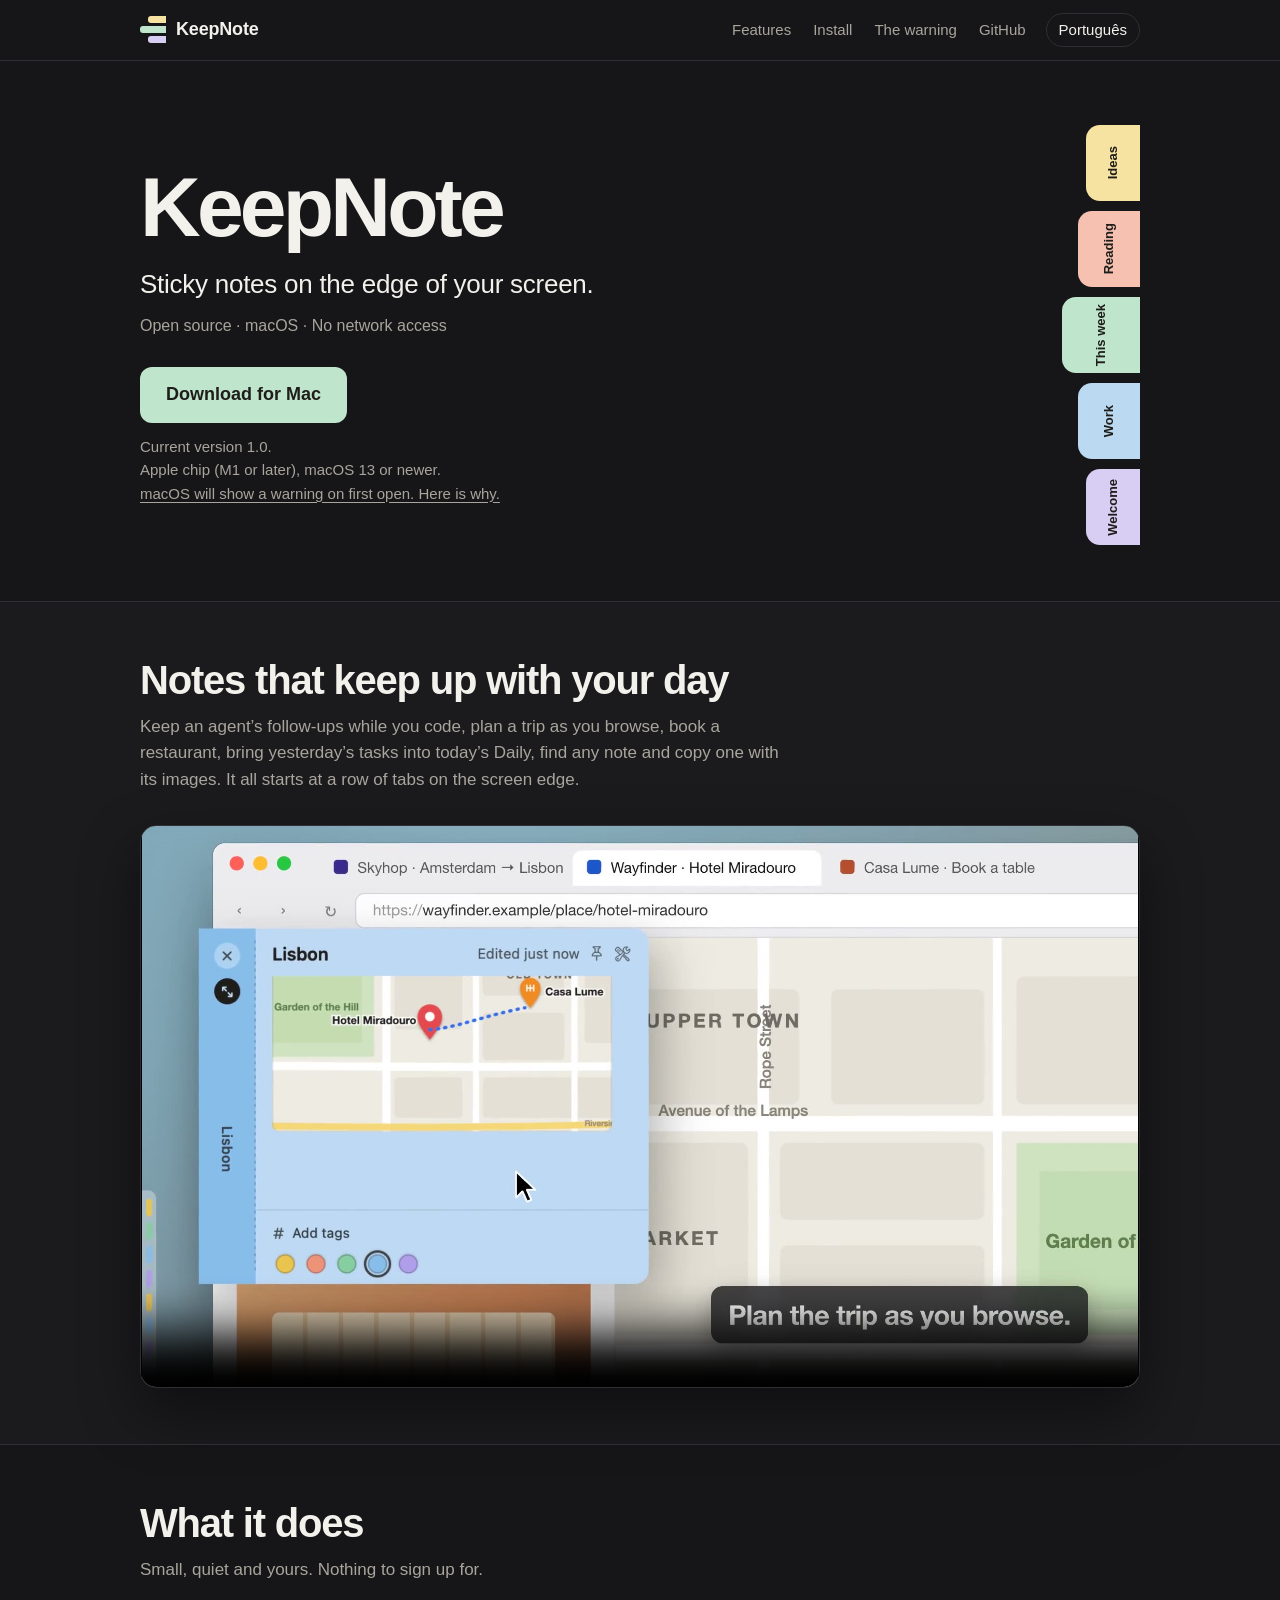
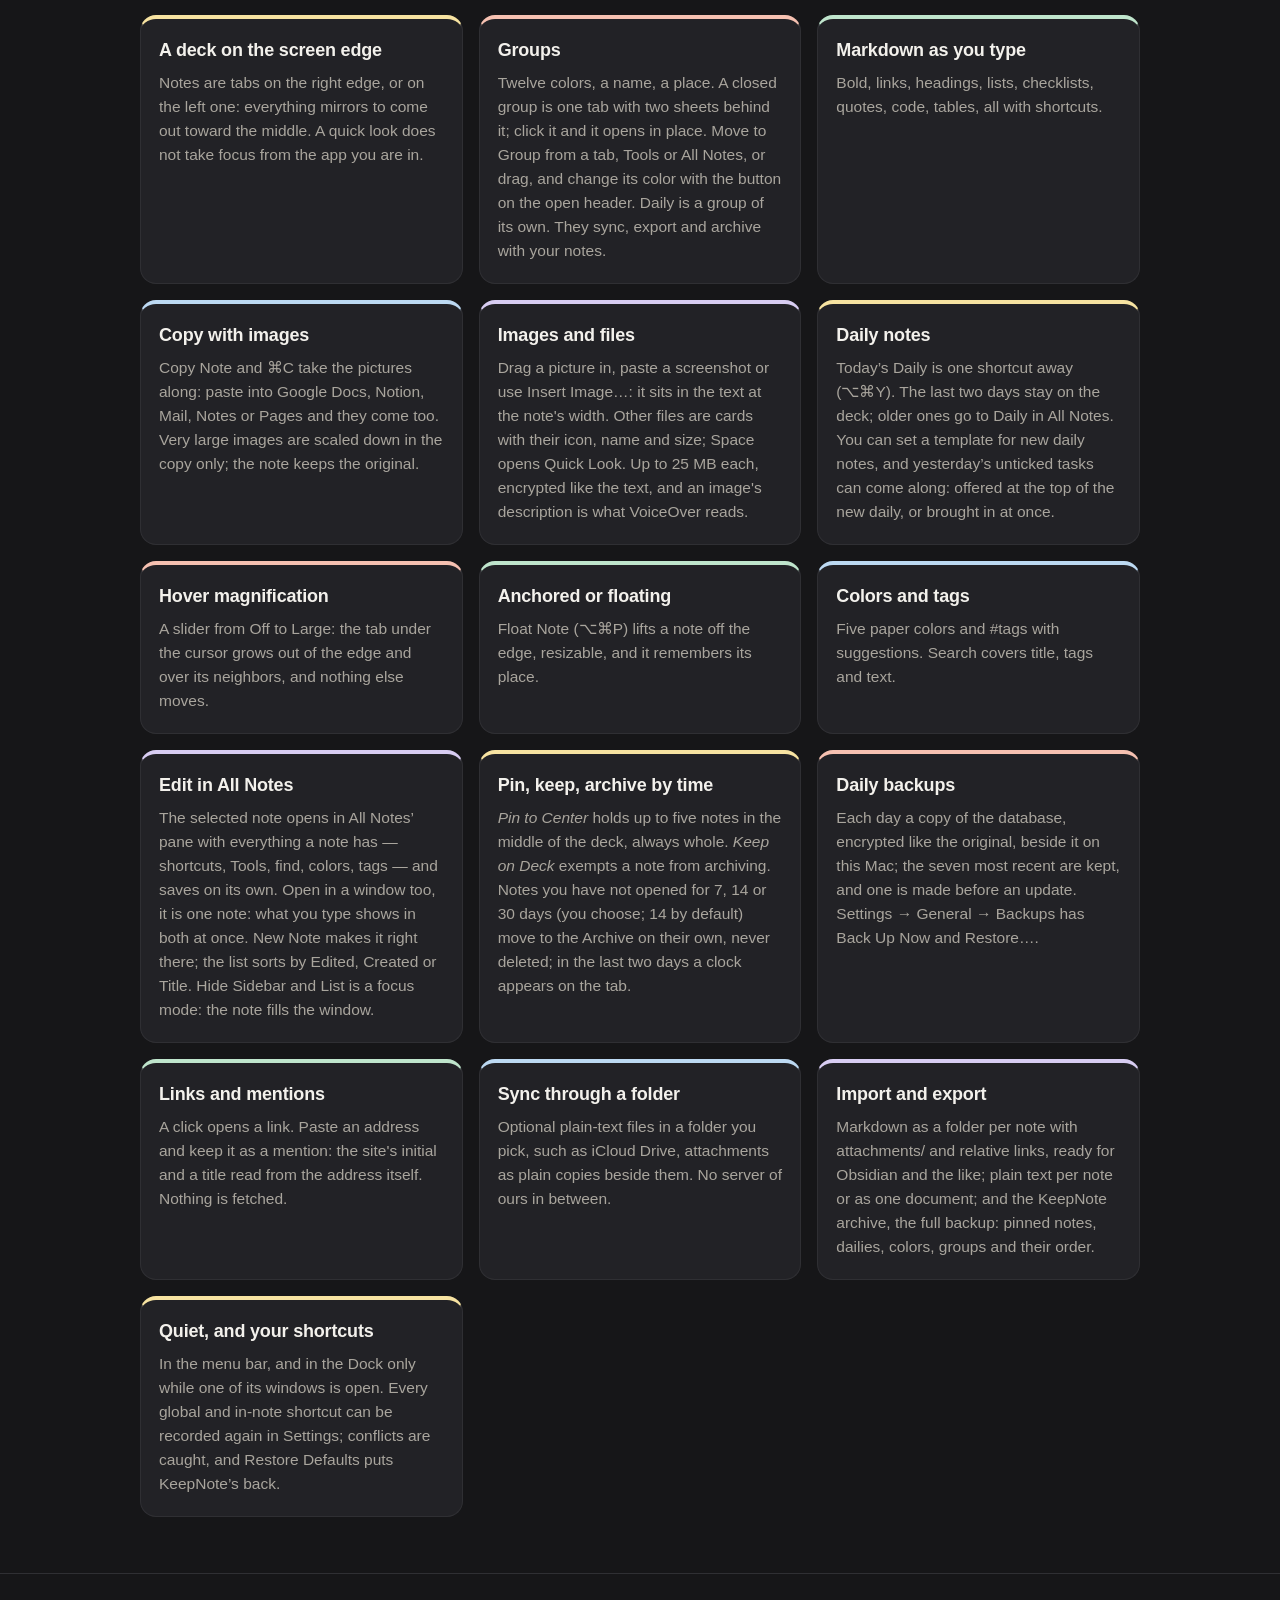
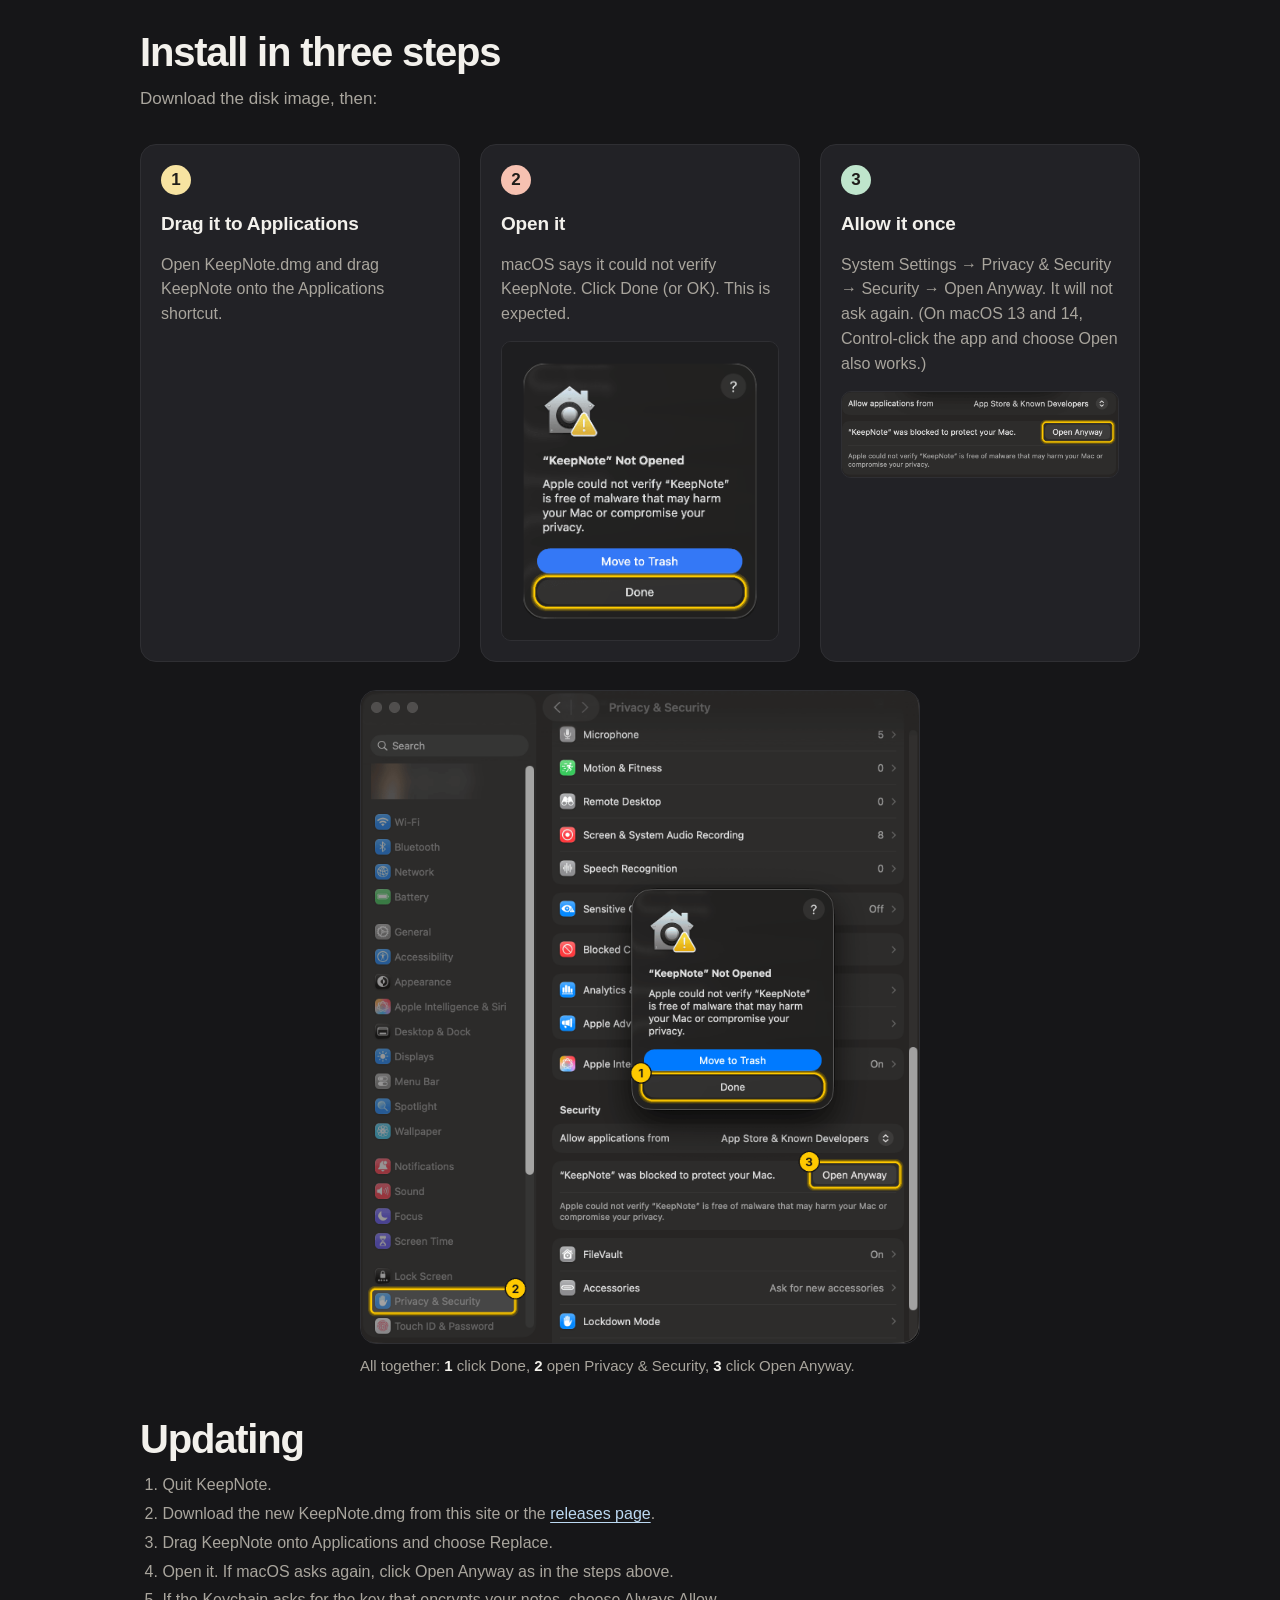
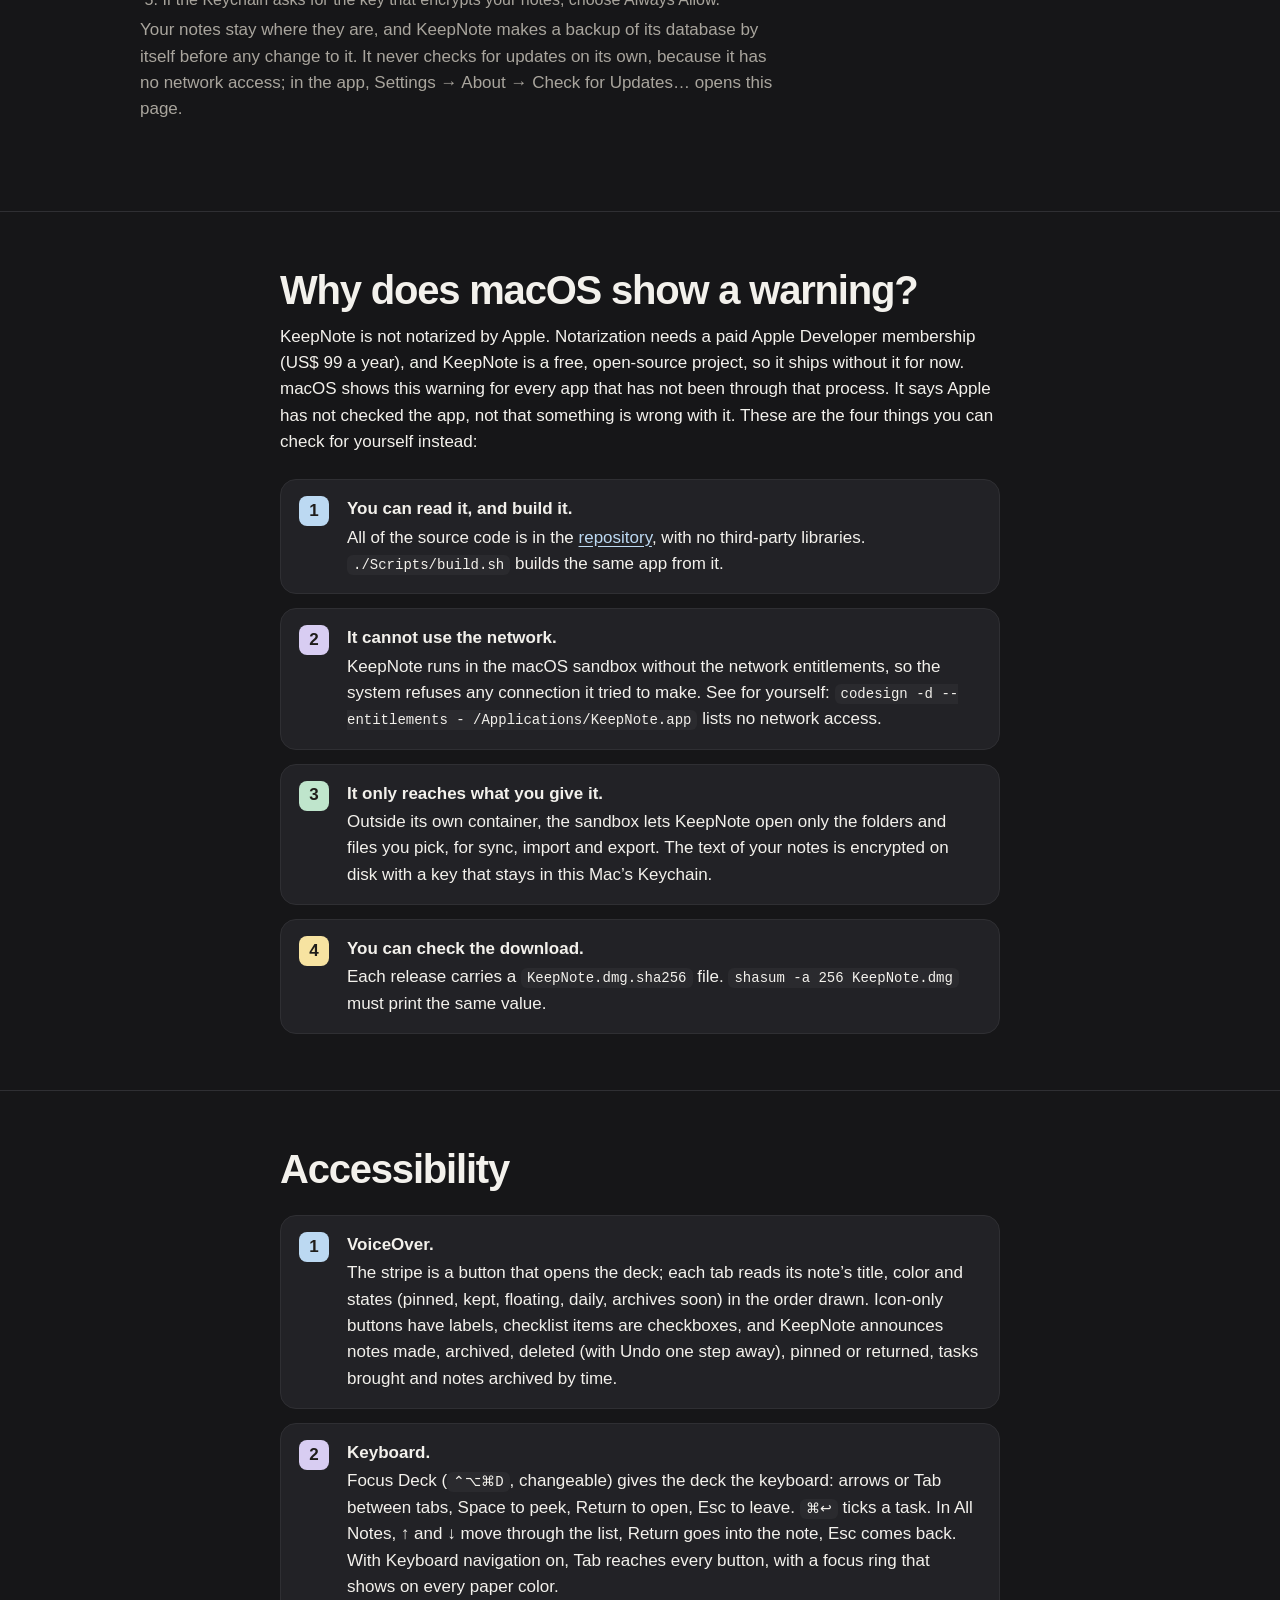
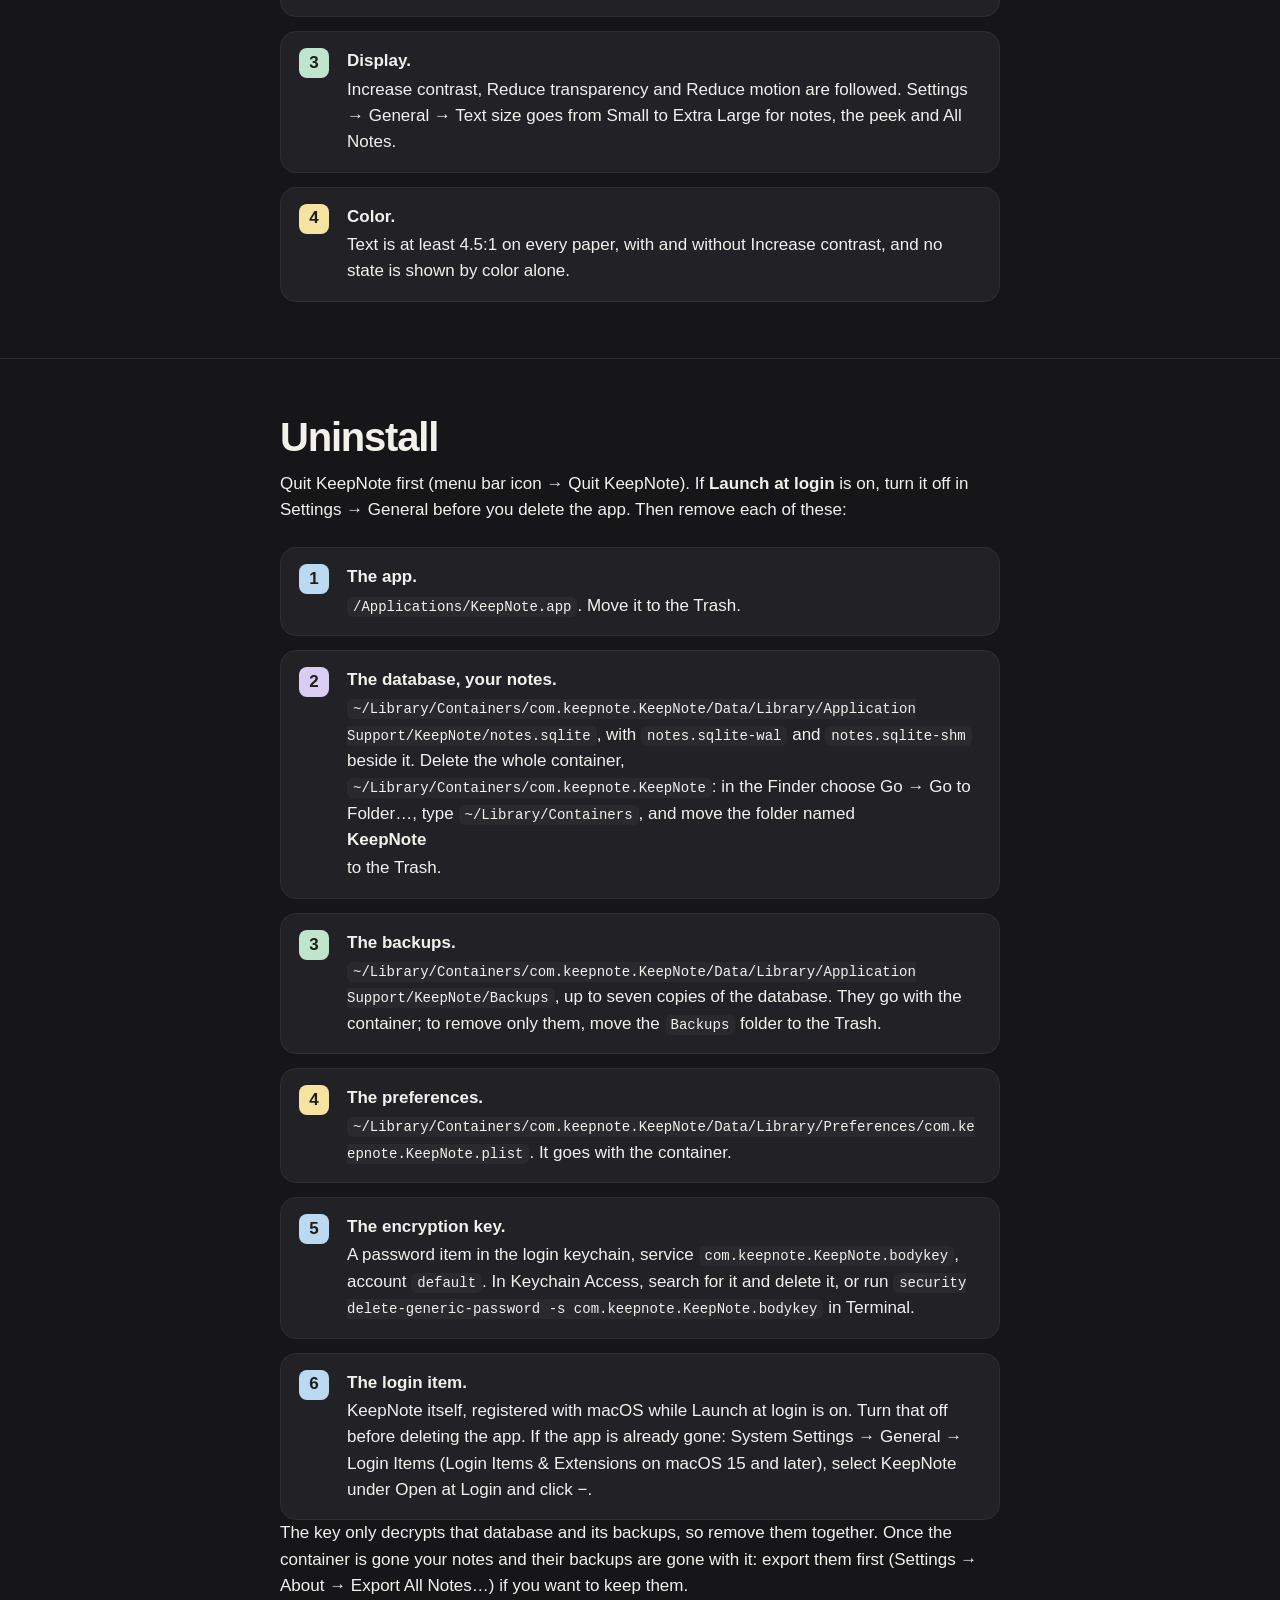
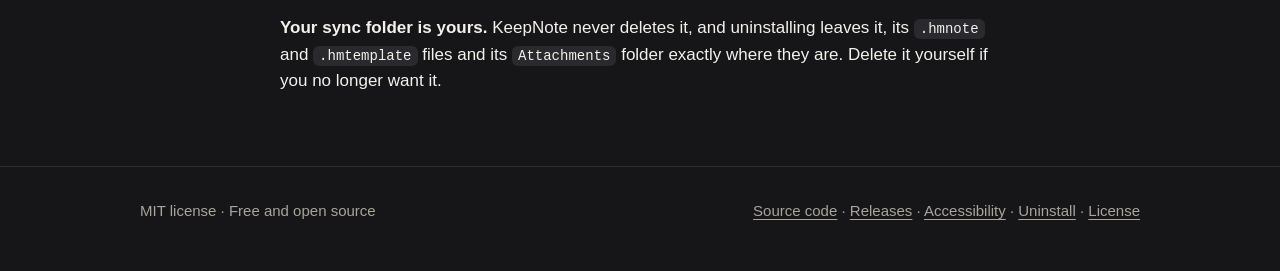
<file: docs/index.html>
<!doctype html>
<html lang="en">
<head>
<meta charset="utf-8">
<meta name="viewport" content="width=device-width, initial-scale=1">
<title>KeepNote — sticky notes on the edge of your screen</title>
<meta name="description" content="Free, open-source sticky notes for macOS. A row of colored tabs on the screen edge, markdown as you type, and no network access.">
<link rel="canonical" href="https://colletpedro.github.io/keepnote/">
<link rel="alternate" hreflang="en" href="https://colletpedro.github.io/keepnote/">
<link rel="alternate" hreflang="pt-BR" href="https://colletpedro.github.io/keepnote/pt-br/">
<meta name="theme-color" content="#161618">

<meta property="og:type" content="website">
<meta property="og:site_name" content="KeepNote">
<meta property="og:title" content="KeepNote — sticky notes on the edge of your screen">
<meta property="og:description" content="Free, open-source sticky notes for macOS. A row of colored tabs on the screen edge, markdown as you type, and no network access.">
<meta property="og:url" content="https://colletpedro.github.io/keepnote/">
<meta property="og:image" content="https://colletpedro.github.io/keepnote/cover.png">
<meta property="og:image:width" content="2560">
<meta property="og:image:height" content="1280">
<meta property="og:image:alt" content="KeepNote: sticky notes on the edge of your screen">
<meta property="og:locale" content="en_US">
<meta name="twitter:card" content="summary_large_image">
<meta name="twitter:title" content="KeepNote — sticky notes on the edge of your screen">
<meta name="twitter:description" content="Free, open-source sticky notes for macOS. A row of colored tabs on the screen edge, markdown as you type, and no network access.">
<meta name="twitter:image" content="https://colletpedro.github.io/keepnote/cover.png">

<link rel="icon" href="favicon.ico" sizes="16x16 32x32 48x48">
<link rel="icon" type="image/png" sizes="32x32" href="favicon-32.png">
<link rel="apple-touch-icon" href="apple-touch-icon.png">
<link rel="stylesheet" href="site.css">
<script>
/* The page's language. A choice made with the Português / English link is kept
   in this browser (localStorage, nothing is sent anywhere) and wins on later
   visits; without one, a browser whose first language is Portuguese is sent to /pt-br/. */
(function () {
  var key = 'keepnote-lang';
  try {
    var chosen = localStorage.getItem(key);
    var browser = (navigator.languages && navigator.languages[0]) || navigator.language || '';
    if (chosen === 'pt-BR' || (!chosen && /^pt(-|$)/i.test(browser))) location.replace('pt-br/' + location.hash);
    document.addEventListener('click', function (event) {
      var link = event.target.closest && event.target.closest('a.lang');
      if (link) localStorage.setItem(key, link.getAttribute('hreflang'));
    });
  } catch (e) { /* storage blocked: the page simply stays as it is */ }
})();
</script>
</head>
<body>
<a class="skip" href="#main">Skip to content</a>

<header class="site">
  <div class="wrap">
    <a class="brand" href="#top"><span class="mark" aria-hidden="true"><i></i><i></i><i></i></span>KeepNote</a>
    <nav class="site" aria-label="Main">
      <a href="#features">Features</a>
      <a href="#install">Install</a>
      <a href="#warning">The warning</a>
      <a href="https://github.com/colletpedro/keepnote">GitHub</a>
      <a class="lang" href="pt-br/index.html" hreflang="pt-BR" lang="pt-BR">Português</a>
    </nav>
  </div>
</header>

<main id="main">
<div class="hero" id="top">
  <div class="wrap">
    <div>
      <h1>KeepNote</h1>
      <p class="lead">Sticky notes on the edge of your screen.</p>
      <p class="facts">Open source · macOS · No network access</p>
      <div class="cta">
        <a class="btn" href="https://github.com/colletpedro/keepnote/releases/latest/download/KeepNote.dmg">Download for Mac</a>
        <small><span id="version-line" hidden>Current version <span id="version"></span>.<br></span>Apple chip (M1 or later), macOS 13 or newer.<br><a href="#warning">macOS will show a warning on first open. Here is why.</a></small>
      </div>
    </div>
    <ul class="deck" aria-hidden="true">
      <li><span>Ideas</span></li>
      <li><span>Reading</span></li>
      <li><span>This week</span></li>
      <li><span>Work</span></li>
      <li><span>Welcome</span></li>
    </ul>
  </div>
</div>



<section id="see" class="video">
  <div class="wrap">
    <h2>Notes that keep up with your day</h2>
    <p class="sub" id="video-desc">Keep an agent’s follow-ups while you code, plan a trip as you browse, book a restaurant, bring yesterday’s tasks into today’s Daily, find any note and copy one with its images. It all starts at a row of tabs on the screen edge.</p>
    <video class="player" src="media/keepnote.mp4" poster="media/keepnote-poster.jpg" width="1280" height="720" muted loop playsinline controls preload="metadata" aria-label="KeepNote demo: taking notes while coding, planning a trip, booking a restaurant, the Daily with yesterday’s tasks, searching notes, and copying a note with its images" aria-describedby="video-desc"></video>
  </div>
</section>

<section id="features">
  <div class="wrap">
    <h2>What it does</h2>
    <p class="sub">Small, quiet and yours. Nothing to sign up for.</p>
    <ul class="features">
      <li><h3>A deck on the screen edge</h3><p>Notes are tabs on the right edge, or on the left one: everything mirrors to come out toward the middle. A quick look does not take focus from the app you are in.</p></li>
      <li><h3>Groups</h3><p>Twelve colors, a name, a place. A closed group is one tab with two sheets behind it; click it and it opens in place. Move to Group from a tab, Tools or All Notes, or drag, and change its color with the button on the open header. Daily is a group of its own. They sync, export and archive with your notes.</p></li>
      <li><h3>Markdown as you type</h3><p>Bold, links, headings, lists, checklists, quotes, code, tables, all with shortcuts.</p></li>
      <li><h3>Copy with images</h3><p>Copy Note and ⌘C take the pictures along: paste into Google Docs, Notion, Mail, Notes or Pages and they come too. Very large images are scaled down in the copy only; the note keeps the original.</p></li>
      <li><h3>Images and files</h3><p>Drag a picture in, paste a screenshot or use Insert Image…: it sits in the text at the note's width. Other files are cards with their icon, name and size; Space opens Quick Look. Up to 25 MB each, encrypted like the text, and an image's description is what VoiceOver reads.</p></li>
      <li><h3>Daily notes</h3><p>Today’s Daily is one shortcut away (⌥⌘Y). The last two days stay on the deck; older ones go to Daily in All Notes. You can set a template for new daily notes, and yesterday’s unticked tasks can come along: offered at the top of the new daily, or brought in at once.</p></li>
      <li><h3>Hover magnification</h3><p>A slider from Off to Large: the tab under the cursor grows out of the edge and over its neighbors, and nothing else moves.</p></li>
      <li><h3>Anchored or floating</h3><p>Float Note (⌥⌘P) lifts a note off the edge, resizable, and it remembers its place.</p></li>
      <li><h3>Colors and tags</h3><p>Five paper colors and #tags with suggestions. Search covers title, tags and text.</p></li>
      <li><h3>Edit in All Notes</h3><p>The selected note opens in All Notes’ pane with everything a note has — shortcuts, Tools, find, colors, tags — and saves on its own. Open in a window too, it is one note: what you type shows in both at once. New Note makes it right there; the list sorts by Edited, Created or Title. Hide Sidebar and List is a focus mode: the note fills the window.</p></li>
      <li><h3>Pin, keep, archive by time</h3><p><em>Pin to Center</em> holds up to five notes in the middle of the deck, always whole. <em>Keep on Deck</em> exempts a note from archiving. Notes you have not opened for 7, 14 or 30 days (you choose; 14 by default) move to the Archive on their own, never deleted; in the last two days a clock appears on the tab.</p></li>
      <li><h3>Daily backups</h3><p>Each day a copy of the database, encrypted like the original, beside it on this Mac; the seven most recent are kept, and one is made before an update. Settings → General → Backups has Back Up Now and Restore….</p></li>
      <li><h3>Links and mentions</h3><p>A click opens a link. Paste an address and keep it as a mention: the site's initial and a title read from the address itself. Nothing is fetched.</p></li>
      <li><h3>Sync through a folder</h3><p>Optional plain-text files in a folder you pick, such as iCloud Drive, attachments as plain copies beside them. No server of ours in between.</p></li>
      <li><h3>Import and export</h3><p>Markdown as a folder per note with attachments/ and relative links, ready for Obsidian and the like; plain text per note or as one document; and the KeepNote archive, the full backup: pinned notes, dailies, colors, groups and their order.</p></li>
      <li><h3>Quiet, and your shortcuts</h3><p>In the menu bar, and in the Dock only while one of its windows is open. Every global and in-note shortcut can be recorded again in Settings; conflicts are caught, and Restore Defaults puts KeepNote’s back.</p></li>
    </ul>
  </div>
</section>

<section id="install">
  <div class="wrap">
    <h2>Install in three steps</h2>
    <p class="sub">Download the disk image, then:</p>
    <ol class="steps">
      <li>
        <h3>Drag it to Applications</h3>
        <p>Open KeepNote.dmg and drag KeepNote onto the Applications shortcut.</p>
      </li>
      <li>
        <h3>Open it</h3>
        <p>macOS says it could not verify KeepNote. Click Done (or OK). This is expected.</p>
        <img src="media/gatekeeper-done.png" width="613" height="661" alt="The macOS warning “KeepNote” Not Opened, with the Done button highlighted" loading="lazy">
      </li>
      <li>
        <h3>Allow it once</h3>
        <p>System Settings → Privacy & Security → Security → Open Anyway. It will not ask again. (On macOS 13 and 14, Control-click the app and choose Open also works.)</p>
        <img src="media/gatekeeper-open-anyway.png" width="910" height="282" alt="Privacy &amp; Security, Security section, with the Open Anyway button highlighted" loading="lazy">
      </li>
    </ol>
    <figure class="allow">
      <img src="media/gatekeeper-steps.png" width="1432" height="1674" alt="System Settings, Privacy &amp; Security, with the three clicks numbered: Done, Privacy &amp; Security, Open Anyway" loading="lazy">
      <figcaption>All together: <strong>1</strong> click Done, <strong>2</strong> open Privacy &amp; Security, <strong>3</strong> click Open Anyway.</figcaption>
    </figure>
    <h2 id="updating">Updating</h2>
    <ol class="update">
      <li>Quit KeepNote.</li>
      <li>Download the new KeepNote.dmg from this site or the <a href="https://github.com/colletpedro/keepnote/releases">releases page</a>.</li>
      <li>Drag KeepNote onto Applications and choose Replace.</li>
      <li>Open it. If macOS asks again, click Open Anyway as in the steps above.</li>
      <li>If the Keychain asks for the key that encrypts your notes, choose Always Allow.</li>
    </ol>
    <p class="sub">Your notes stay where they are, and KeepNote makes a backup of its database by itself before any change to it. It never checks for updates on its own, because it has no network access; in the app, Settings → About → Check for Updates… opens this page.</p>
  </div>
</section>

<section id="warning">
  <div class="wrap why">
    <h2>Why does macOS show a warning?</h2>
    <p>KeepNote is not notarized by Apple. Notarization needs a paid Apple Developer membership (US$ 99 a year), and KeepNote is a free, open-source project, so it ships without it for now. macOS shows this warning for every app that has not been through that process. It says Apple has not checked the app, not that something is wrong with it. These are the four things you can check for yourself instead:</p>
    <ol class="promises">
      <li><div><b>You can read it, and build it.</b> All of the source code is in the <a href="https://github.com/colletpedro/keepnote">repository</a>, with no third-party libraries. <code>./Scripts/build.sh</code> builds the same app from it.</div></li>
      <li><div><b>It cannot use the network.</b> KeepNote runs in the macOS sandbox without the network entitlements, so the system refuses any connection it tried to make. See for yourself: <code>codesign -d --entitlements - /Applications/KeepNote.app</code> lists no network access.</div></li>
      <li><div><b>It only reaches what you give it.</b> Outside its own container, the sandbox lets KeepNote open only the folders and files you pick, for sync, import and export. The text of your notes is encrypted on disk with a key that stays in this Mac’s Keychain.</div></li>
      <li><div><b>You can check the download.</b> Each release carries a <code>KeepNote.dmg.sha256</code> file. <code>shasum -a 256 KeepNote.dmg</code> must print the same value.</div></li>
    </ol>
  </div>
</section>
<section id="accessibility">
  <div class="wrap why">
    <h2>Accessibility</h2>
    <ol class="promises">
      <li><div><b>VoiceOver.</b> The stripe is a button that opens the deck; each tab reads its note’s title, color and states (pinned, kept, floating, daily, archives soon) in the order drawn. Icon-only buttons have labels, checklist items are checkboxes, and KeepNote announces notes made, archived, deleted (with Undo one step away), pinned or returned, tasks brought and notes archived by time.</div></li>
      <li><div><b>Keyboard.</b> Focus Deck (<code>⌃⌥⌘D</code>, changeable) gives the deck the keyboard: arrows or Tab between tabs, Space to peek, Return to open, Esc to leave. <code>⌘↩</code> ticks a task. In All Notes, ↑ and ↓ move through the list, Return goes into the note, Esc comes back. With Keyboard navigation on, Tab reaches every button, with a focus ring that shows on every paper color.</div></li>
      <li><div><b>Display.</b> Increase contrast, Reduce transparency and Reduce motion are followed. Settings → General → Text size goes from Small to Extra Large for notes, the peek and All Notes.</div></li>
      <li><div><b>Color.</b> Text is at least 4.5:1 on every paper, with and without Increase contrast, and no state is shown by color alone.</div></li>
    </ol>
  </div>
</section>

<section id="uninstall">
  <div class="wrap why">
    <h2>Uninstall</h2>
    <p>Quit KeepNote first (menu bar icon → Quit KeepNote). If <b>Launch at login</b> is on, turn it off in Settings → General before you delete the app. Then remove each of these:</p>
    <ol class="promises">
      <li><div><b>The app.</b> <code>/Applications/KeepNote.app</code>. Move it to the Trash.</div></li>
      <li><div><b>The database, your notes.</b> <code>~/Library/Containers/com.keepnote.KeepNote/Data/Library/Application Support/KeepNote/notes.sqlite</code>, with <code>notes.sqlite-wal</code> and <code>notes.sqlite-shm</code> beside it. Delete the whole container, <code>~/Library/Containers/com.keepnote.KeepNote</code>: in the Finder choose Go → Go to Folder…, type <code>~/Library/Containers</code>, and move the folder named <b>KeepNote</b> to the Trash.</div></li>
      <li><div><b>The backups.</b> <code>~/Library/Containers/com.keepnote.KeepNote/Data/Library/Application Support/KeepNote/Backups</code>, up to seven copies of the database. They go with the container; to remove only them, move the <code>Backups</code> folder to the Trash.</div></li>
      <li><div><b>The preferences.</b> <code>~/Library/Containers/com.keepnote.KeepNote/Data/Library/Preferences/com.keepnote.KeepNote.plist</code>. It goes with the container.</div></li>
      <li><div><b>The encryption key.</b> A password item in the login keychain, service <code>com.keepnote.KeepNote.bodykey</code>, account <code>default</code>. In Keychain Access, search for it and delete it, or run <code>security delete-generic-password -s com.keepnote.KeepNote.bodykey</code> in Terminal.</div></li>
      <li><div><b>The login item.</b> KeepNote itself, registered with macOS while Launch at login is on. Turn that off before deleting the app. If the app is already gone: System Settings → General → Login Items (Login Items &amp; Extensions on macOS 15 and later), select KeepNote under Open at Login and click −.</div></li>
    </ol>
    <p>The key only decrypts that database and its backups, so remove them together. Once the container is gone your notes and their backups are gone with it: export them first (Settings → About → Export All Notes…) if you want to keep them.</p>
    <p><b>Your sync folder is yours.</b> KeepNote never deletes it, and uninstalling leaves it, its <code>.hmnote</code> and <code>.hmtemplate</code> files and its <code>Attachments</code> folder exactly where they are. Delete it yourself if you no longer want it.</p>
  </div>
</section>
</main>

<footer class="site">
  <div class="wrap">
    <span>MIT license · Free and open source</span>
    <span><a href="https://github.com/colletpedro/keepnote">Source code</a> · <a href="https://github.com/colletpedro/keepnote/releases">Releases</a> · <a href="#accessibility">Accessibility</a> · <a href="#uninstall">Uninstall</a> · <a href="https://github.com/colletpedro/keepnote/blob/main/LICENSE">License</a></span>
  </div>
</footer>
<script>
// The version comes from version.json, the one place it is written for the
// site. Without scripts the line simply stays hidden.
fetch("version.json").then(function (r) { return r.json(); }).then(function (v) {
  document.getElementById("version").textContent = v.version;
  document.getElementById("version-line").hidden = false;
}).catch(function () {});
</script>
<script>
/* The demo plays by itself only when motion is welcome: with "Reduce motion"
   on it waits, paused on its first frame, for its own play button. */
(function () {
  var video = document.querySelector("video.player");
  if (!video || !window.matchMedia) return;
  var reduce = window.matchMedia("(prefers-reduced-motion: reduce)");
  function apply() {
    if (reduce.matches) { video.pause(); video.removeAttribute("autoplay"); }
    else { video.setAttribute("autoplay", ""); var p = video.play(); if (p && p.catch) p.catch(function () {}); }
  }
  apply();
  if (reduce.addEventListener) reduce.addEventListener("change", apply);
})();
</script>
</body>
</html>
</file>
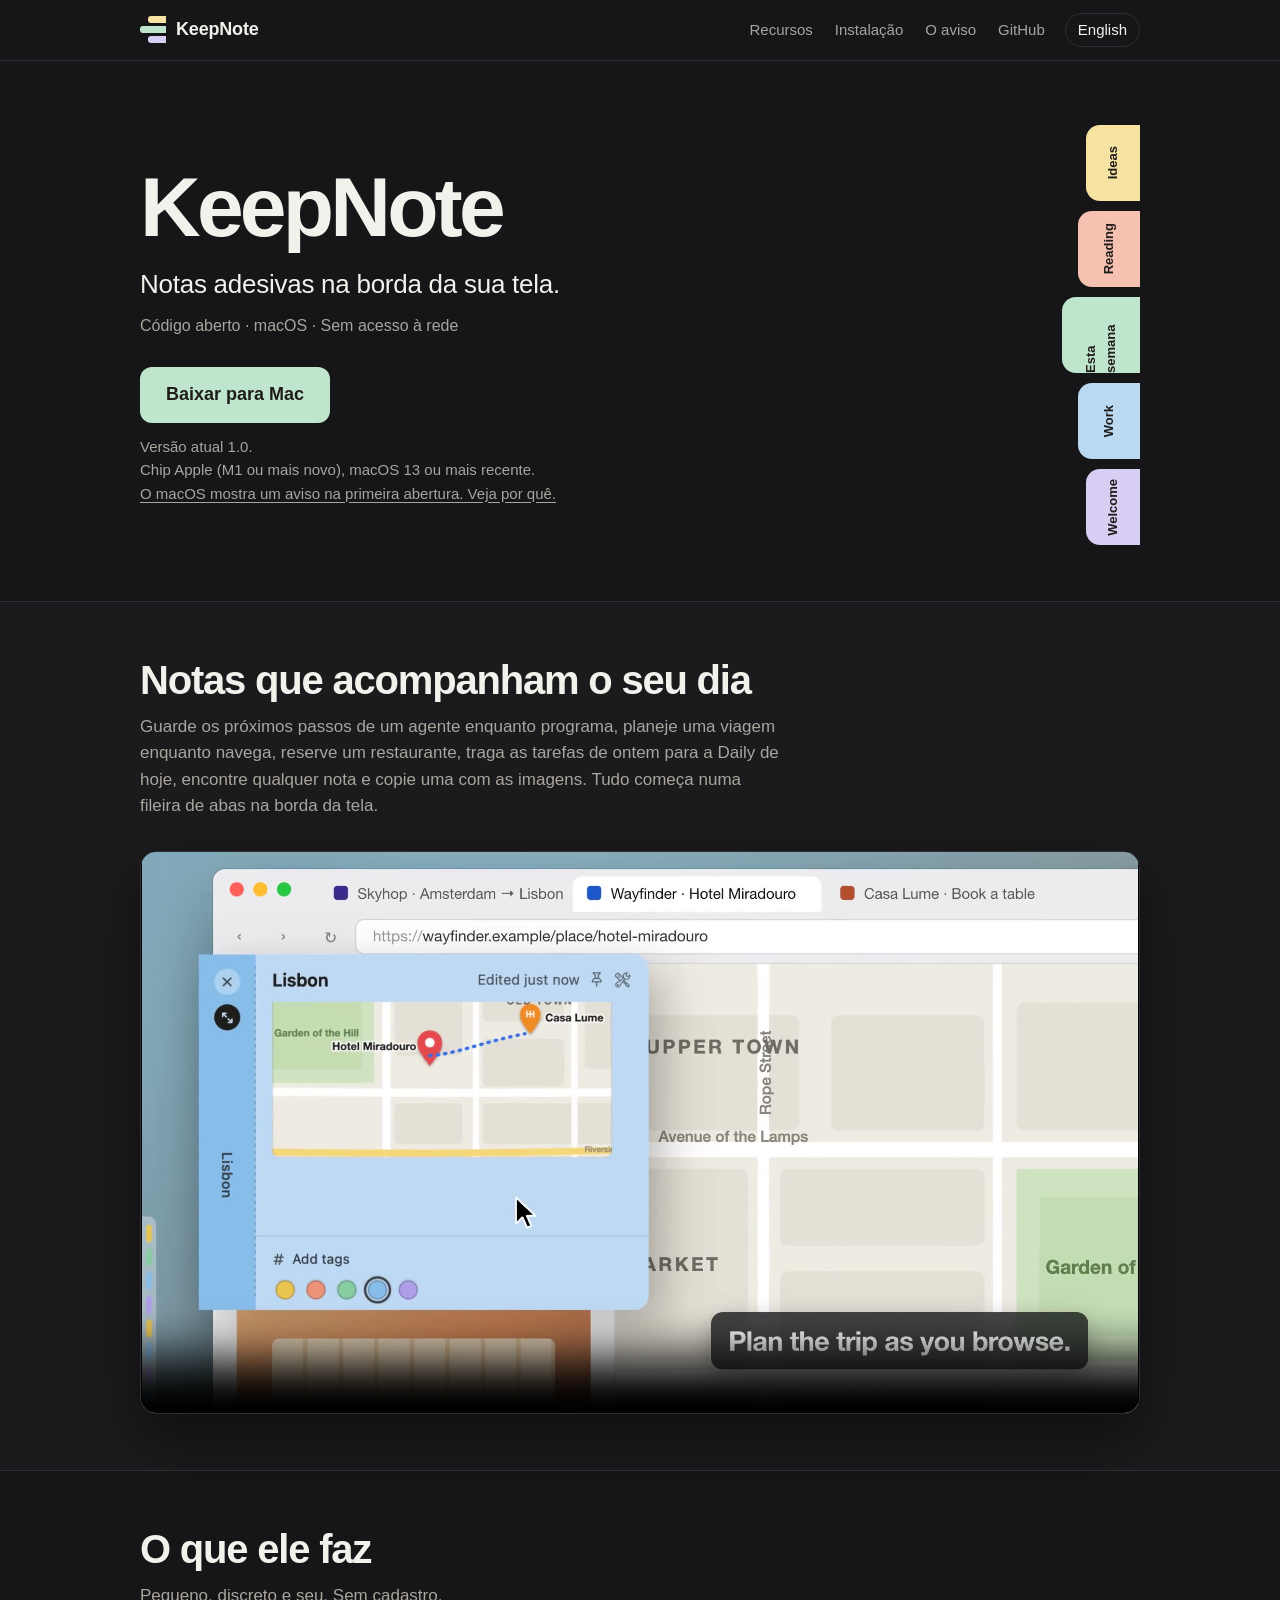
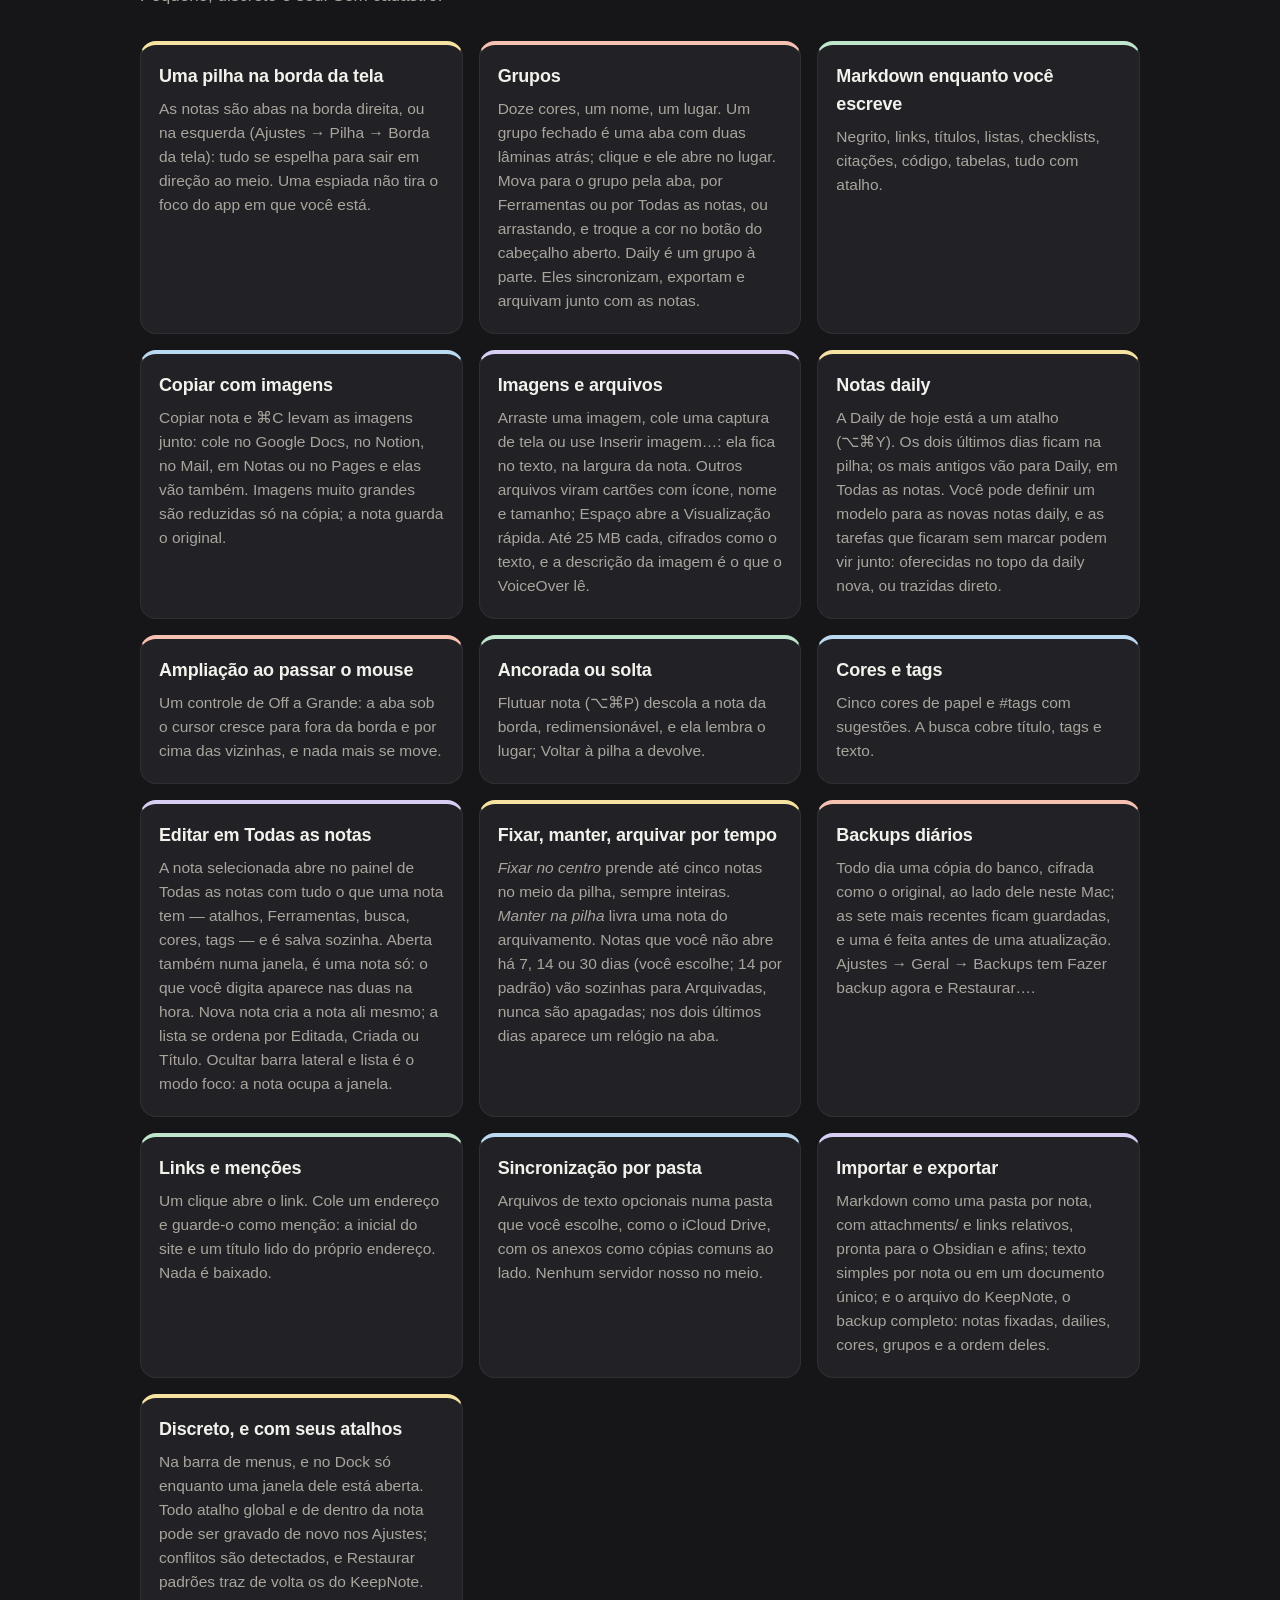
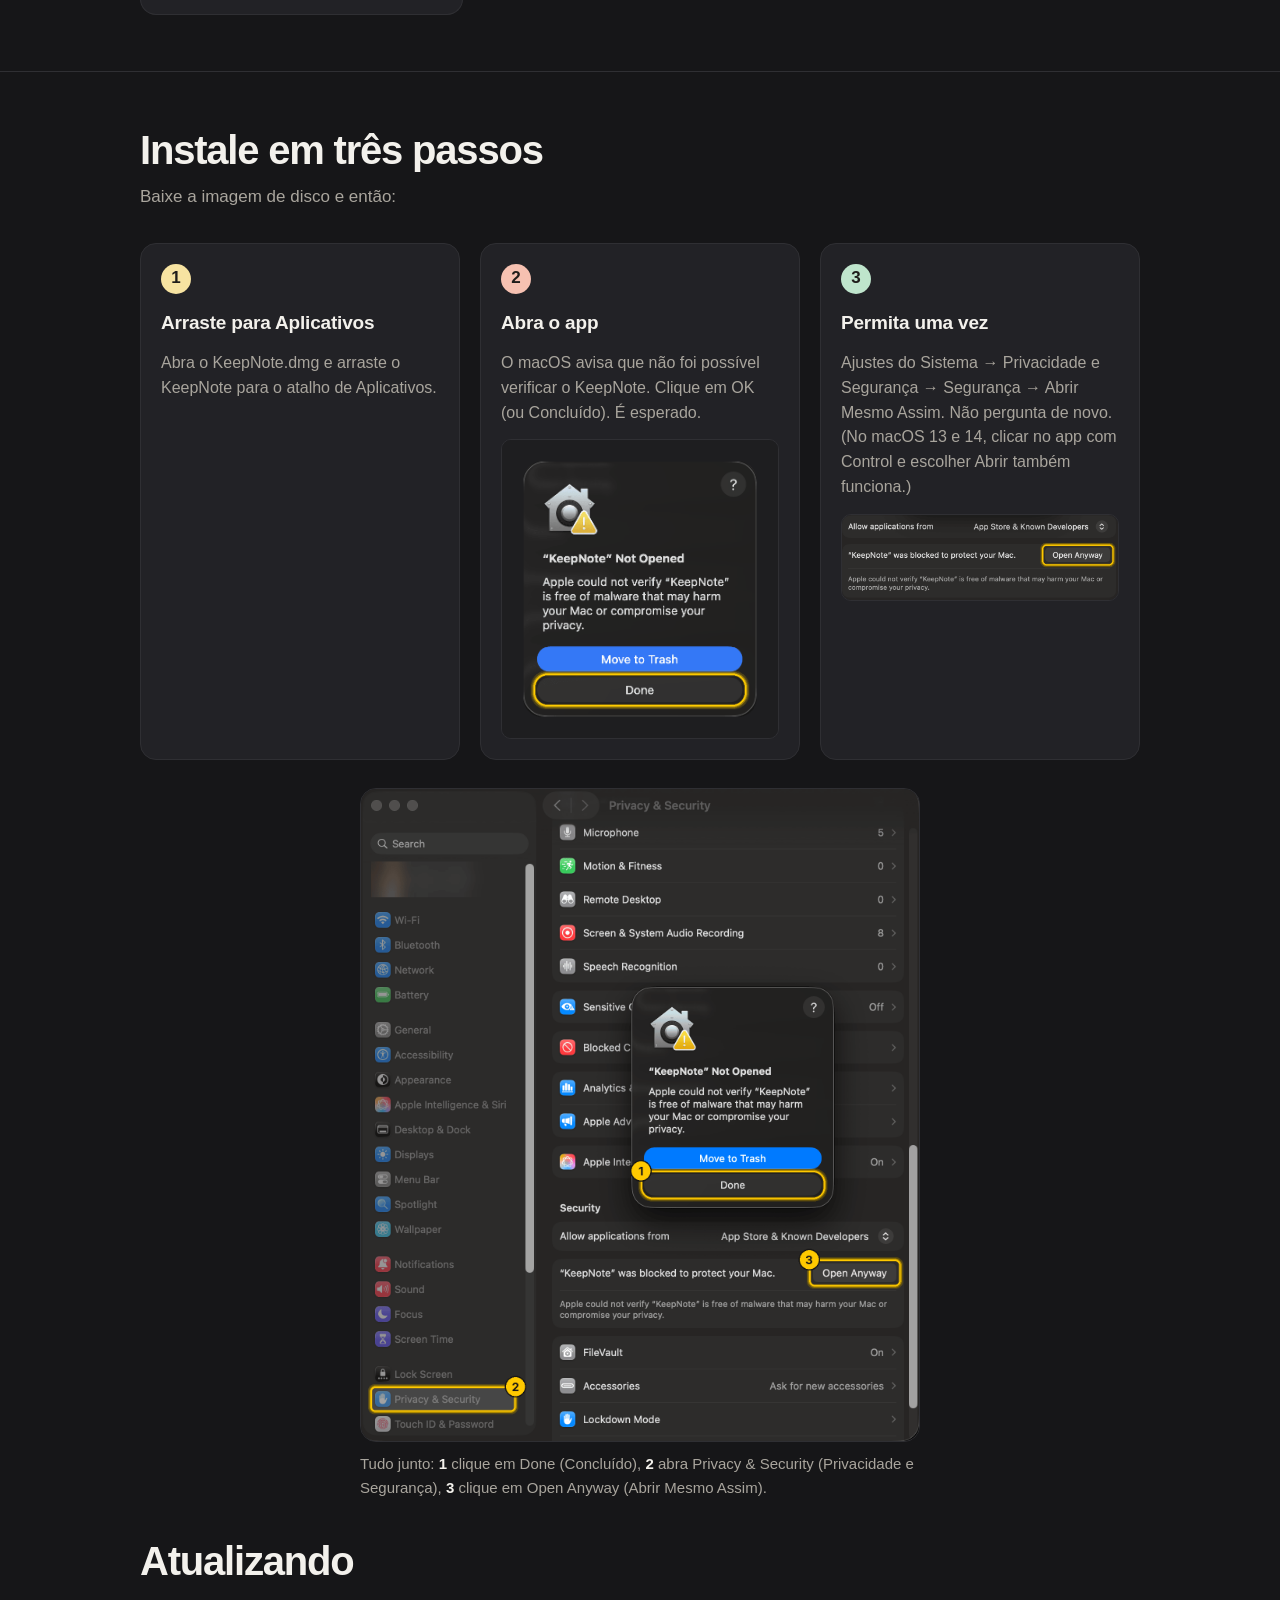
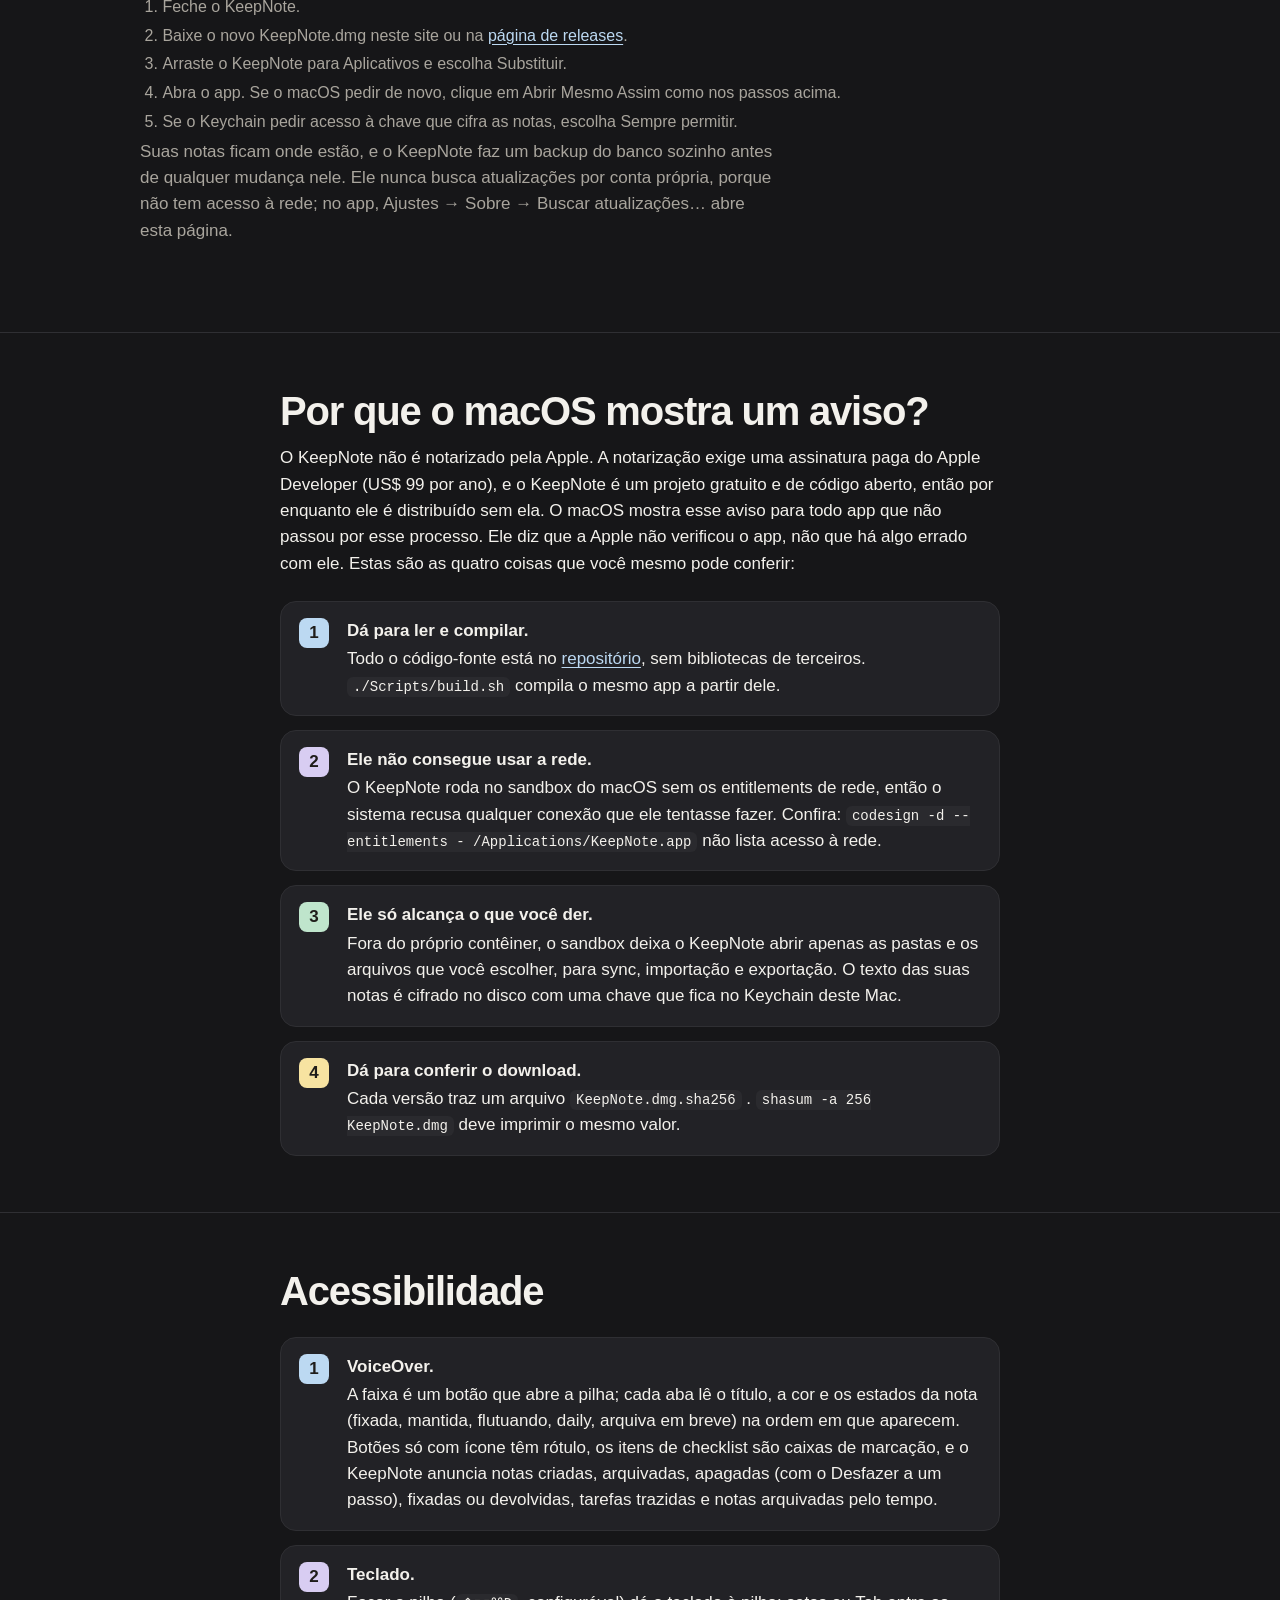
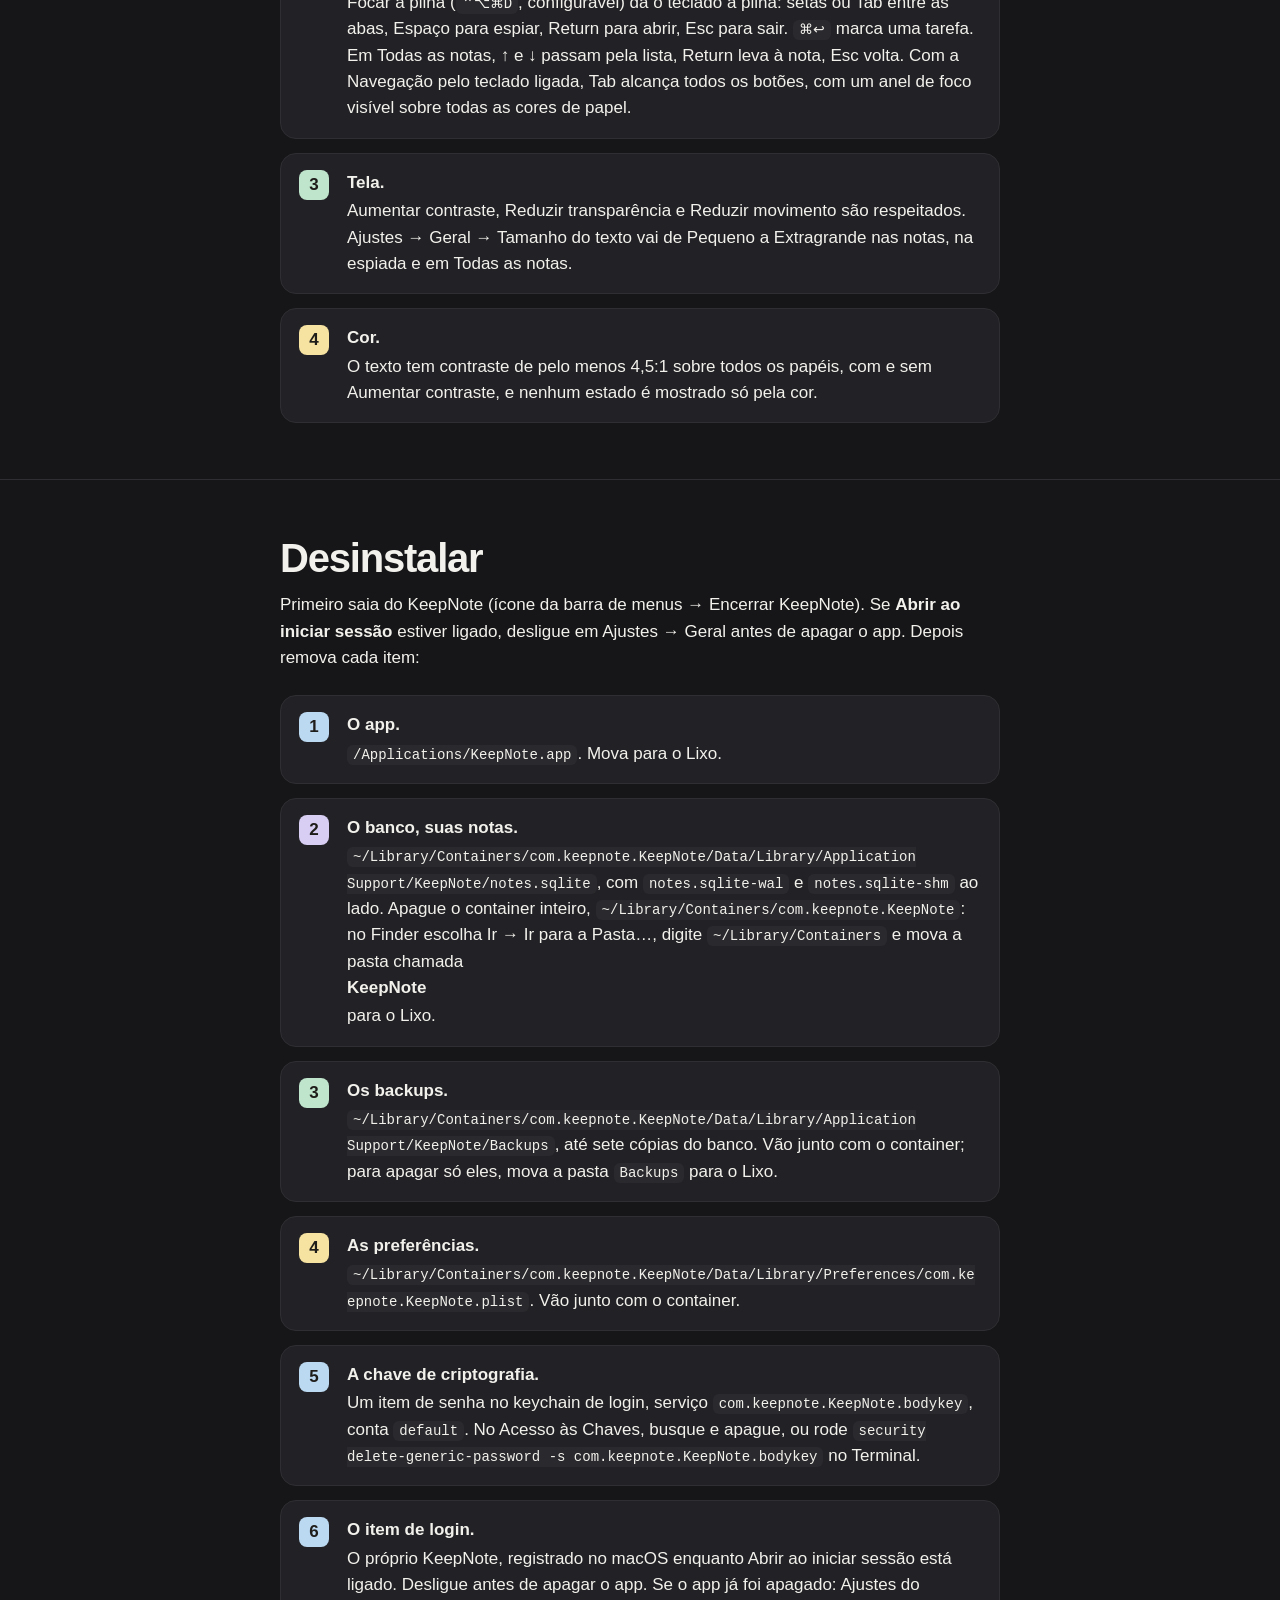
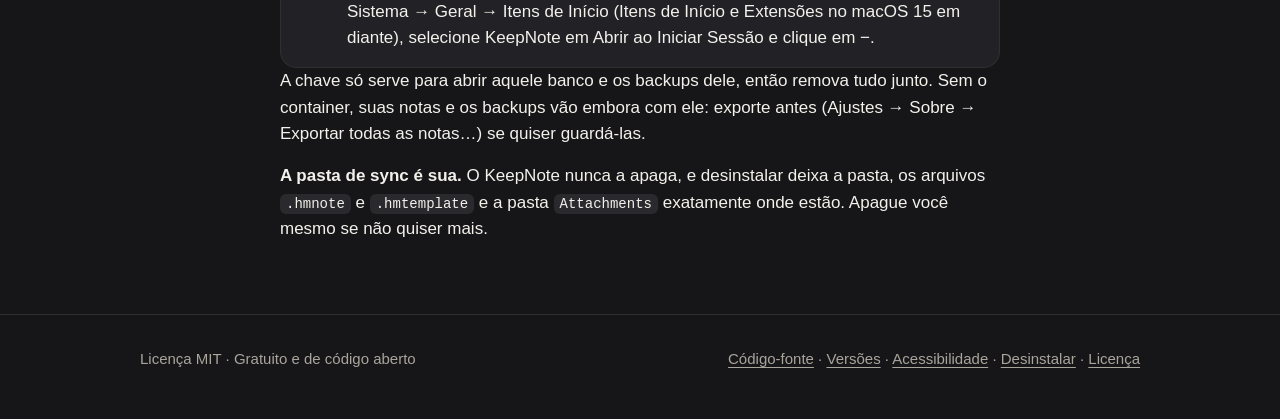
<file: docs/pt-br/index.html>
<!doctype html>
<html lang="pt-BR">
<head>
<meta charset="utf-8">
<meta name="viewport" content="width=device-width, initial-scale=1">
<title>KeepNote — notas adesivas na borda da tela</title>
<meta name="description" content="Notas adesivas gratuitas e de código aberto para macOS. Uma fileira de abas coloridas na borda da tela, markdown enquanto você escreve e nenhum acesso à rede.">
<link rel="canonical" href="https://colletpedro.github.io/keepnote/pt-br/">
<link rel="alternate" hreflang="en" href="https://colletpedro.github.io/keepnote/">
<link rel="alternate" hreflang="pt-BR" href="https://colletpedro.github.io/keepnote/pt-br/">
<meta name="theme-color" content="#161618">

<meta property="og:type" content="website">
<meta property="og:site_name" content="KeepNote">
<meta property="og:title" content="KeepNote — notas adesivas na borda da tela">
<meta property="og:description" content="Notas adesivas gratuitas e de código aberto para macOS. Uma fileira de abas coloridas na borda da tela, markdown enquanto você escreve e nenhum acesso à rede.">
<meta property="og:url" content="https://colletpedro.github.io/keepnote/pt-br/">
<meta property="og:image" content="https://colletpedro.github.io/keepnote/cover.png">
<meta property="og:image:width" content="2560">
<meta property="og:image:height" content="1280">
<meta property="og:image:alt" content="KeepNote: notas adesivas na borda da tela">
<meta property="og:locale" content="pt_BR">
<meta name="twitter:card" content="summary_large_image">
<meta name="twitter:title" content="KeepNote — notas adesivas na borda da tela">
<meta name="twitter:description" content="Notas adesivas gratuitas e de código aberto para macOS. Uma fileira de abas coloridas na borda da tela, markdown enquanto você escreve e nenhum acesso à rede.">
<meta name="twitter:image" content="https://colletpedro.github.io/keepnote/cover.png">

<link rel="icon" href="../favicon.ico" sizes="16x16 32x32 48x48">
<link rel="icon" type="image/png" sizes="32x32" href="../favicon-32.png">
<link rel="apple-touch-icon" href="../apple-touch-icon.png">
<link rel="stylesheet" href="../site.css">
<script>
/* The page's language. A choice made with the Português / English link is kept
   in this browser (localStorage, nothing is sent anywhere) and wins on later
   visits; without one, the Portuguese page stays. */
(function () {
  var key = 'keepnote-lang';
  try {
    var chosen = localStorage.getItem(key);
    var browser = (navigator.languages && navigator.languages[0]) || navigator.language || '';
    if (chosen === 'en') location.replace('../' + location.hash);
    document.addEventListener('click', function (event) {
      var link = event.target.closest && event.target.closest('a.lang');
      if (link) localStorage.setItem(key, link.getAttribute('hreflang'));
    });
  } catch (e) { /* storage blocked: the page simply stays as it is */ }
})();
</script>
</head>
<body>
<a class="skip" href="#main">Pular para o conteúdo</a>

<header class="site">
  <div class="wrap">
    <a class="brand" href="#top"><span class="mark" aria-hidden="true"><i></i><i></i><i></i></span>KeepNote</a>
    <nav class="site" aria-label="Principal">
      <a href="#features">Recursos</a>
      <a href="#install">Instalação</a>
      <a href="#warning">O aviso</a>
      <a href="https://github.com/colletpedro/keepnote">GitHub</a>
      <a class="lang" href="../index.html" hreflang="en" lang="en">English</a>
    </nav>
  </div>
</header>

<main id="main">
<div class="hero" id="top">
  <div class="wrap">
    <div>
      <h1>KeepNote</h1>
      <p class="lead">Notas adesivas na borda da sua tela.</p>
      <p class="facts">Código aberto · macOS · Sem acesso à rede</p>
      <div class="cta">
        <a class="btn" href="https://github.com/colletpedro/keepnote/releases/latest/download/KeepNote.dmg">Baixar para Mac</a>
        <small><span id="version-line" hidden>Versão atual <span id="version"></span>.<br></span>Chip Apple (M1 ou mais novo), macOS 13 ou mais recente.<br><a href="#warning">O macOS mostra um aviso na primeira abertura. Veja por quê.</a></small>
      </div>
    </div>
    <ul class="deck" aria-hidden="true">
      <li><span>Ideas</span></li>
      <li><span>Reading</span></li>
      <li><span>Esta semana</span></li>
      <li><span>Work</span></li>
      <li><span>Welcome</span></li>
    </ul>
  </div>
</div>



<section id="see" class="video">
  <div class="wrap">
    <h2>Notas que acompanham o seu dia</h2>
    <p class="sub" id="video-desc">Guarde os próximos passos de um agente enquanto programa, planeje uma viagem enquanto navega, reserve um restaurante, traga as tarefas de ontem para a Daily de hoje, encontre qualquer nota e copie uma com as imagens. Tudo começa numa fileira de abas na borda da tela.</p>
    <video class="player" src="../media/keepnote.mp4" poster="../media/keepnote-poster.jpg" width="1280" height="720" muted loop playsinline controls preload="metadata" aria-label="Demonstração do KeepNote (em inglês): anotar enquanto programa, planejar uma viagem, reservar um restaurante, a Daily com as tarefas de ontem, a busca de notas e copiar uma nota com as imagens" aria-describedby="video-desc"></video>
  </div>
</section>

<section id="features">
  <div class="wrap">
    <h2>O que ele faz</h2>
    <p class="sub">Pequeno, discreto e seu. Sem cadastro.</p>
    <ul class="features">
      <li><h3>Uma pilha na borda da tela</h3><p>As notas são abas na borda direita, ou na esquerda (Ajustes → Pilha → Borda da tela): tudo se espelha para sair em direção ao meio. Uma espiada não tira o foco do app em que você está.</p></li>
      <li><h3>Grupos</h3><p>Doze cores, um nome, um lugar. Um grupo fechado é uma aba com duas lâminas atrás; clique e ele abre no lugar. Mova para o grupo pela aba, por Ferramentas ou por Todas as notas, ou arrastando, e troque a cor no botão do cabeçalho aberto. Daily é um grupo à parte. Eles sincronizam, exportam e arquivam junto com as notas.</p></li>
      <li><h3>Markdown enquanto você escreve</h3><p>Negrito, links, títulos, listas, checklists, citações, código, tabelas, tudo com atalho.</p></li>
      <li><h3>Copiar com imagens</h3><p>Copiar nota e ⌘C levam as imagens junto: cole no Google Docs, no Notion, no Mail, em Notas ou no Pages e elas vão também. Imagens muito grandes são reduzidas só na cópia; a nota guarda o original.</p></li>
      <li><h3>Imagens e arquivos</h3><p>Arraste uma imagem, cole uma captura de tela ou use Inserir imagem…: ela fica no texto, na largura da nota. Outros arquivos viram cartões com ícone, nome e tamanho; Espaço abre a Visualização rápida. Até 25 MB cada, cifrados como o texto, e a descrição da imagem é o que o VoiceOver lê.</p></li>
      <li><h3>Notas daily</h3><p>A Daily de hoje está a um atalho (⌥⌘Y). Os dois últimos dias ficam na pilha; os mais antigos vão para Daily, em Todas as notas. Você pode definir um modelo para as novas notas daily, e as tarefas que ficaram sem marcar podem vir junto: oferecidas no topo da daily nova, ou trazidas direto.</p></li>
      <li><h3>Ampliação ao passar o mouse</h3><p>Um controle de Off a Grande: a aba sob o cursor cresce para fora da borda e por cima das vizinhas, e nada mais se move.</p></li>
      <li><h3>Ancorada ou solta</h3><p>Flutuar nota (⌥⌘P) descola a nota da borda, redimensionável, e ela lembra o lugar; Voltar à pilha a devolve.</p></li>
      <li><h3>Cores e tags</h3><p>Cinco cores de papel e #tags com sugestões. A busca cobre título, tags e texto.</p></li>
      <li><h3>Editar em Todas as notas</h3><p>A nota selecionada abre no painel de Todas as notas com tudo o que uma nota tem — atalhos, Ferramentas, busca, cores, tags — e é salva sozinha. Aberta também numa janela, é uma nota só: o que você digita aparece nas duas na hora. Nova nota cria a nota ali mesmo; a lista se ordena por Editada, Criada ou Título. Ocultar barra lateral e lista é o modo foco: a nota ocupa a janela.</p></li>
      <li><h3>Fixar, manter, arquivar por tempo</h3><p><em>Fixar no centro</em> prende até cinco notas no meio da pilha, sempre inteiras. <em>Manter na pilha</em> livra uma nota do arquivamento. Notas que você não abre há 7, 14 ou 30 dias (você escolhe; 14 por padrão) vão sozinhas para Arquivadas, nunca são apagadas; nos dois últimos dias aparece um relógio na aba.</p></li>
      <li><h3>Backups diários</h3><p>Todo dia uma cópia do banco, cifrada como o original, ao lado dele neste Mac; as sete mais recentes ficam guardadas, e uma é feita antes de uma atualização. Ajustes → Geral → Backups tem Fazer backup agora e Restaurar….</p></li>
      <li><h3>Links e menções</h3><p>Um clique abre o link. Cole um endereço e guarde-o como menção: a inicial do site e um título lido do próprio endereço. Nada é baixado.</p></li>
      <li><h3>Sincronização por pasta</h3><p>Arquivos de texto opcionais numa pasta que você escolhe, como o iCloud Drive, com os anexos como cópias comuns ao lado. Nenhum servidor nosso no meio.</p></li>
      <li><h3>Importar e exportar</h3><p>Markdown como uma pasta por nota, com attachments/ e links relativos, pronta para o Obsidian e afins; texto simples por nota ou em um documento único; e o arquivo do KeepNote, o backup completo: notas fixadas, dailies, cores, grupos e a ordem deles.</p></li>
      <li><h3>Discreto, e com seus atalhos</h3><p>Na barra de menus, e no Dock só enquanto uma janela dele está aberta. Todo atalho global e de dentro da nota pode ser gravado de novo nos Ajustes; conflitos são detectados, e Restaurar padrões traz de volta os do KeepNote.</p></li>
    </ul>
  </div>
</section>

<section id="install">
  <div class="wrap">
    <h2>Instale em três passos</h2>
    <p class="sub">Baixe a imagem de disco e então:</p>
    <ol class="steps">
      <li>
        <h3>Arraste para Aplicativos</h3>
        <p>Abra o KeepNote.dmg e arraste o KeepNote para o atalho de Aplicativos.</p>
      </li>
      <li>
        <h3>Abra o app</h3>
        <p>O macOS avisa que não foi possível verificar o KeepNote. Clique em OK (ou Concluído). É esperado.</p>
        <img src="../media/gatekeeper-done.png" width="613" height="661" alt="O aviso do macOS “KeepNote” Not Opened (não aberto), com o botão Done (Concluído) destacado" loading="lazy">
      </li>
      <li>
        <h3>Permita uma vez</h3>
        <p>Ajustes do Sistema → Privacidade e Segurança → Segurança → Abrir Mesmo Assim. Não pergunta de novo. (No macOS 13 e 14, clicar no app com Control e escolher Abrir também funciona.)</p>
        <img src="../media/gatekeeper-open-anyway.png" width="910" height="282" alt="Privacy &amp; Security (Privacidade e Segurança), seção Security (Segurança), com o botão Open Anyway (Abrir Mesmo Assim) destacado" loading="lazy">
      </li>
    </ol>
    <figure class="allow">
      <img src="../media/gatekeeper-steps.png" width="1432" height="1674" alt="Ajustes do Sistema em inglês, Privacy &amp; Security, com os três cliques numerados: Done, Privacy &amp; Security, Open Anyway" loading="lazy">
      <figcaption>Tudo junto: <strong>1</strong> clique em Done (Concluído), <strong>2</strong> abra Privacy &amp; Security (Privacidade e Segurança), <strong>3</strong> clique em Open Anyway (Abrir Mesmo Assim).</figcaption>
    </figure>
    <h2 id="updating">Atualizando</h2>
    <ol class="update">
      <li>Feche o KeepNote.</li>
      <li>Baixe o novo KeepNote.dmg neste site ou na <a href="https://github.com/colletpedro/keepnote/releases">página de releases</a>.</li>
      <li>Arraste o KeepNote para Aplicativos e escolha Substituir.</li>
      <li>Abra o app. Se o macOS pedir de novo, clique em Abrir Mesmo Assim como nos passos acima.</li>
      <li>Se o Keychain pedir acesso à chave que cifra as notas, escolha Sempre permitir.</li>
    </ol>
    <p class="sub">Suas notas ficam onde estão, e o KeepNote faz um backup do banco sozinho antes de qualquer mudança nele. Ele nunca busca atualizações por conta própria, porque não tem acesso à rede; no app, Ajustes → Sobre → Buscar atualizações… abre esta página.</p>
  </div>
</section>

<section id="warning">
  <div class="wrap why">
    <h2>Por que o macOS mostra um aviso?</h2>
    <p>O KeepNote não é notarizado pela Apple. A notarização exige uma assinatura paga do Apple Developer (US$ 99 por ano), e o KeepNote é um projeto gratuito e de código aberto, então por enquanto ele é distribuído sem ela. O macOS mostra esse aviso para todo app que não passou por esse processo. Ele diz que a Apple não verificou o app, não que há algo errado com ele. Estas são as quatro coisas que você mesmo pode conferir:</p>
    <ol class="promises">
      <li><div><b>Dá para ler e compilar.</b> Todo o código-fonte está no <a href="https://github.com/colletpedro/keepnote">repositório</a>, sem bibliotecas de terceiros. <code>./Scripts/build.sh</code> compila o mesmo app a partir dele.</div></li>
      <li><div><b>Ele não consegue usar a rede.</b> O KeepNote roda no sandbox do macOS sem os entitlements de rede, então o sistema recusa qualquer conexão que ele tentasse fazer. Confira: <code>codesign -d --entitlements - /Applications/KeepNote.app</code> não lista acesso à rede.</div></li>
      <li><div><b>Ele só alcança o que você der.</b> Fora do próprio contêiner, o sandbox deixa o KeepNote abrir apenas as pastas e os arquivos que você escolher, para sync, importação e exportação. O texto das suas notas é cifrado no disco com uma chave que fica no Keychain deste Mac.</div></li>
      <li><div><b>Dá para conferir o download.</b> Cada versão traz um arquivo <code>KeepNote.dmg.sha256</code> . <code>shasum -a 256 KeepNote.dmg</code> deve imprimir o mesmo valor.</div></li>
    </ol>
  </div>
</section>
<section id="accessibility">
  <div class="wrap why">
    <h2>Acessibilidade</h2>
    <ol class="promises">
      <li><div><b>VoiceOver.</b> A faixa é um botão que abre a pilha; cada aba lê o título, a cor e os estados da nota (fixada, mantida, flutuando, daily, arquiva em breve) na ordem em que aparecem. Botões só com ícone têm rótulo, os itens de checklist são caixas de marcação, e o KeepNote anuncia notas criadas, arquivadas, apagadas (com o Desfazer a um passo), fixadas ou devolvidas, tarefas trazidas e notas arquivadas pelo tempo.</div></li>
      <li><div><b>Teclado.</b> Focar a pilha (<code>⌃⌥⌘D</code>, configurável) dá o teclado à pilha: setas ou Tab entre as abas, Espaço para espiar, Return para abrir, Esc para sair. <code>⌘↩</code> marca uma tarefa. Em Todas as notas, ↑ e ↓ passam pela lista, Return leva à nota, Esc volta. Com a Navegação pelo teclado ligada, Tab alcança todos os botões, com um anel de foco visível sobre todas as cores de papel.</div></li>
      <li><div><b>Tela.</b> Aumentar contraste, Reduzir transparência e Reduzir movimento são respeitados. Ajustes → Geral → Tamanho do texto vai de Pequeno a Extragrande nas notas, na espiada e em Todas as notas.</div></li>
      <li><div><b>Cor.</b> O texto tem contraste de pelo menos 4,5:1 sobre todos os papéis, com e sem Aumentar contraste, e nenhum estado é mostrado só pela cor.</div></li>
    </ol>
  </div>
</section>

<section id="uninstall">
  <div class="wrap why">
    <h2>Desinstalar</h2>
    <p>Primeiro saia do KeepNote (ícone da barra de menus → Encerrar KeepNote). Se <b>Abrir ao iniciar sessão</b> estiver ligado, desligue em Ajustes → Geral antes de apagar o app. Depois remova cada item:</p>
    <ol class="promises">
      <li><div><b>O app.</b> <code>/Applications/KeepNote.app</code>. Mova para o Lixo.</div></li>
      <li><div><b>O banco, suas notas.</b> <code>~/Library/Containers/com.keepnote.KeepNote/Data/Library/Application Support/KeepNote/notes.sqlite</code>, com <code>notes.sqlite-wal</code> e <code>notes.sqlite-shm</code> ao lado. Apague o container inteiro, <code>~/Library/Containers/com.keepnote.KeepNote</code>: no Finder escolha Ir → Ir para a Pasta…, digite <code>~/Library/Containers</code> e mova a pasta chamada <b>KeepNote</b> para o Lixo.</div></li>
      <li><div><b>Os backups.</b> <code>~/Library/Containers/com.keepnote.KeepNote/Data/Library/Application Support/KeepNote/Backups</code>, até sete cópias do banco. Vão junto com o container; para apagar só eles, mova a pasta <code>Backups</code> para o Lixo.</div></li>
      <li><div><b>As preferências.</b> <code>~/Library/Containers/com.keepnote.KeepNote/Data/Library/Preferences/com.keepnote.KeepNote.plist</code>. Vão junto com o container.</div></li>
      <li><div><b>A chave de criptografia.</b> Um item de senha no keychain de login, serviço <code>com.keepnote.KeepNote.bodykey</code>, conta <code>default</code>. No Acesso às Chaves, busque e apague, ou rode <code>security delete-generic-password -s com.keepnote.KeepNote.bodykey</code> no Terminal.</div></li>
      <li><div><b>O item de login.</b> O próprio KeepNote, registrado no macOS enquanto Abrir ao iniciar sessão está ligado. Desligue antes de apagar o app. Se o app já foi apagado: Ajustes do Sistema → Geral → Itens de Início (Itens de Início e Extensões no macOS 15 em diante), selecione KeepNote em Abrir ao Iniciar Sessão e clique em −.</div></li>
    </ol>
    <p>A chave só serve para abrir aquele banco e os backups dele, então remova tudo junto. Sem o container, suas notas e os backups vão embora com ele: exporte antes (Ajustes → Sobre → Exportar todas as notas…) se quiser guardá-las.</p>
    <p><b>A pasta de sync é sua.</b> O KeepNote nunca a apaga, e desinstalar deixa a pasta, os arquivos <code>.hmnote</code> e <code>.hmtemplate</code> e a pasta <code>Attachments</code> exatamente onde estão. Apague você mesmo se não quiser mais.</p>
  </div>
</section>
</main>

<footer class="site">
  <div class="wrap">
    <span>Licença MIT · Gratuito e de código aberto</span>
    <span><a href="https://github.com/colletpedro/keepnote">Código-fonte</a> · <a href="https://github.com/colletpedro/keepnote/releases">Versões</a> · <a href="#accessibility">Acessibilidade</a> · <a href="#uninstall">Desinstalar</a> · <a href="https://github.com/colletpedro/keepnote/blob/main/LICENSE">Licença</a></span>
  </div>
</footer>
<script>
// The version comes from version.json, the one place it is written for the
// site. Without scripts the line simply stays hidden.
fetch("../version.json").then(function (r) { return r.json(); }).then(function (v) {
  document.getElementById("version").textContent = v.version;
  document.getElementById("version-line").hidden = false;
}).catch(function () {});
</script>
<script>
/* The demo plays by itself only when motion is welcome: with "Reduce motion"
   on it waits, paused on its first frame, for its own play button. */
(function () {
  var video = document.querySelector("video.player");
  if (!video || !window.matchMedia) return;
  var reduce = window.matchMedia("(prefers-reduced-motion: reduce)");
  function apply() {
    if (reduce.matches) { video.pause(); video.removeAttribute("autoplay"); }
    else { video.setAttribute("autoplay", ""); var p = video.play(); if (p && p.catch) p.catch(function () {}); }
  }
  apply();
  if (reduce.addEventListener) reduce.addEventListener("change", apply);
})();
</script>
</body>
</html>
</file>
<file: docs/site.css>
/* KeepNote site: plain CSS, system fonts, no external requests. */
:root {
  color-scheme: dark;
  --bg: #161618;
  --bg-raised: #222226;
  --line: #2f2f33;
  --text: #f3f1ec;
  --muted: #a9a59d;
  --butter: #f7e3a1;
  --coral: #f6c1b1;
  --mint: #bfe5cc;
  --sky: #bcd9f2;
  --lilac: #d8cdf2;
  --ink: #1f1d1a;
  --radius: 16px;
}

* { box-sizing: border-box; }
html { scroll-behavior: smooth; -webkit-text-size-adjust: 100%; }
@media (prefers-reduced-motion: reduce) {
  html { scroll-behavior: auto; }
  *, *::before, *::after { animation: none !important; transition: none !important; }
}

body {
  margin: 0;
  background: var(--bg);
  color: var(--text);
  font: 17px/1.55 -apple-system, BlinkMacSystemFont, "SF Pro Text", "Helvetica Neue", Helvetica, Arial, sans-serif;
}

a { color: var(--sky); text-underline-offset: 3px; }
a:hover { color: var(--text); }
:focus-visible { outline: 3px solid var(--sky); outline-offset: 3px; border-radius: 4px; }
/* On the light button the ring is drawn in the page's text color, so it shows
   against the mint as well as the dark page around it. */
.btn:focus-visible { outline-color: var(--text); box-shadow: 0 0 0 6px var(--bg); }
/* The focus sits on the video's own controls, inside it: ring the video. */
video.player:focus, video.player:focus-within { outline: 3px solid var(--sky); outline-offset: 3px; }

.wrap { width: 100%; max-width: 1040px; margin: 0 auto; padding: 0 20px; }

.skip { position: absolute; left: -999px; top: 8px; background: var(--text); color: var(--ink); padding: 8px 12px; border-radius: 8px; z-index: 10; }
.skip:focus { left: 8px; }

/* Header */
header.site { border-bottom: 1px solid var(--line); }
header.site .wrap { display: flex; align-items: center; justify-content: space-between; gap: 16px; min-height: 60px; flex-wrap: wrap; padding-top: 8px; padding-bottom: 8px; }
.brand { display: flex; align-items: center; gap: 10px; font-weight: 700; font-size: 18px; color: var(--text); text-decoration: none; letter-spacing: -0.01em; }
.mark { display: grid; gap: 3px; width: 26px; }
.mark i { display: block; height: 7px; border-radius: 3px 0 0 3px; }
.mark i:nth-child(1) { background: var(--butter); width: 70%; margin-left: 30%; }
.mark i:nth-child(2) { background: var(--mint); width: 100%; }
.mark i:nth-child(3) { background: var(--lilac); width: 70%; margin-left: 30%; }
nav.site { display: flex; align-items: center; gap: 4px 18px; flex-wrap: wrap; font-size: 15px; }
nav.site a { color: var(--muted); text-decoration: none; padding: 6px 2px; }
nav.site a:hover { color: var(--text); }
nav.site a.lang { color: var(--text); border: 1px solid var(--line); border-radius: 999px; padding: 4px 12px; }

/* Hero */
.hero { padding: 64px 0 56px; }
.hero .wrap { display: grid; grid-template-columns: 1.15fr 0.85fr; gap: 40px; align-items: center; }
h1 { font-size: clamp(44px, 8vw, 84px); line-height: 1; letter-spacing: -0.045em; margin: 0 0 18px; font-weight: 800; }
.lead { font-size: clamp(20px, 3vw, 26px); line-height: 1.35; color: var(--text); margin: 0 0 12px; letter-spacing: -0.01em; }
.facts { color: var(--muted); font-size: 16px; margin: 0 0 28px; }
.cta { display: flex; align-items: center; flex-wrap: wrap; gap: 12px 18px; }
.btn { display: inline-block; background: var(--mint); color: var(--ink); font-weight: 700; font-size: 18px; padding: 14px 26px; border-radius: 12px; text-decoration: none; }
.btn:hover { background: var(--text); color: var(--ink); }
.cta small { color: var(--muted); font-size: 15px; }
.cta small a { color: var(--muted); }

/* The deck, drawn in CSS */
.deck { display: flex; flex-direction: column; gap: 10px; align-items: flex-end; margin: 0; padding: 0; list-style: none; }
.deck li { display: flex; align-items: center; justify-content: center; height: 76px; width: 54px; border-radius: 14px 0 0 14px; color: var(--ink); font-size: 13px; font-weight: 700; }
.deck li span { writing-mode: vertical-rl; transform: rotate(180deg); }
.deck li:nth-child(1) { background: var(--butter); }
.deck li:nth-child(2) { background: var(--coral); width: 62px; }
.deck li:nth-child(3) { background: var(--mint); width: 78px; }
.deck li:nth-child(4) { background: var(--sky); width: 62px; }
.deck li:nth-child(5) { background: var(--lilac); }

/* Sections */
section { padding: 56px 0; border-top: 1px solid var(--line); }
h2 { font-size: clamp(28px, 4.5vw, 40px); letter-spacing: -0.03em; line-height: 1.1; margin: 0 0 12px; }
.sub { color: var(--muted); max-width: 640px; margin: 0 0 32px; }

/* Video */
section.video { background: #1b1b1e; }
.player { display: block; width: 100%; height: auto; aspect-ratio: 16 / 9; border-radius: var(--radius); background: #000; border: 1px solid var(--line); box-shadow: 0 24px 60px rgba(0,0,0,.45); }

/* Capture slots */
.shots { display: grid; gap: 28px; }
figure.shot { margin: 0; }
.frame { background: var(--bg-raised); border: 1px dashed var(--line); border-radius: var(--radius); overflow: hidden; min-height: 160px; display: grid; }
.frame img { display: block; width: 100%; height: auto; color: var(--muted); font-size: 14px; }
figcaption { color: var(--muted); font-size: 15px; margin-top: 10px; }
figcaption strong { color: var(--text); }

/* Steps */
.steps img { display: block; width: 100%; height: auto; border-radius: 10px; border: 1px solid var(--line); }
.update { margin: 12px 0 0; padding-left: 1.4em; color: var(--muted); font-size: 16px; }
.update li { margin: 4px 0; }
#updating { margin-top: 40px; }
figure.allow { margin: 28px auto 0; max-width: 560px; }
figure.allow img { display: block; width: 100%; height: auto; border-radius: var(--radius); border: 1px solid var(--line); }

.steps { display: grid; grid-template-columns: repeat(3, 1fr); gap: 20px; margin: 0; padding: 0; list-style: none; counter-reset: step; }
.steps li { counter-increment: step; background: var(--bg-raised); border: 1px solid var(--line); border-radius: var(--radius); padding: 20px; display: flex; flex-direction: column; gap: 14px; }
.steps li::before { content: counter(step); width: 30px; height: 30px; border-radius: 50%; display: grid; place-items: center; background: var(--butter); color: var(--ink); font-weight: 800; }
.steps li:nth-child(2)::before { background: var(--coral); }
.steps li:nth-child(3)::before { background: var(--mint); }
.steps h3 { margin: 0; font-size: 19px; letter-spacing: -0.01em; }
.steps p { margin: 0; color: var(--muted); font-size: 16px; }

/* Warning */
.why { max-width: 760px; }
.why p { margin: 0 0 16px; }
.promises { margin: 24px 0 0; padding: 0; list-style: none; display: grid; gap: 14px; counter-reset: p; }
.promises li { counter-increment: p; display: grid; grid-template-columns: 34px 1fr; gap: 14px; background: var(--bg-raised); border: 1px solid var(--line); border-radius: var(--radius); padding: 16px 18px; }
.promises li::before { content: counter(p); width: 30px; height: 30px; border-radius: 8px; display: grid; place-items: center; font-weight: 800; color: var(--ink); background: var(--sky); }
.promises li:nth-child(2)::before { background: var(--lilac); }
.promises li:nth-child(3)::before { background: var(--mint); }
.promises li:nth-child(4)::before { background: var(--butter); }
.promises b { display: block; margin-bottom: 2px; }
code { font: 14px/1.4 ui-monospace, SFMono-Regular, Menlo, monospace; background: #2a2a2e; padding: 2px 6px; border-radius: 6px; word-break: break-word; }

/* Features */
.features { display: grid; grid-template-columns: repeat(3, 1fr); gap: 16px; margin: 0; padding: 0; list-style: none; }
.features li { background: var(--bg-raised); border: 1px solid var(--line); border-radius: var(--radius); padding: 18px 18px 20px; border-top: 4px solid var(--butter); }
.features li:nth-child(5n+2) { border-top-color: var(--coral); }
.features li:nth-child(5n+3) { border-top-color: var(--mint); }
.features li:nth-child(5n+4) { border-top-color: var(--sky); }
.features li:nth-child(5n+5) { border-top-color: var(--lilac); }
.features h3 { margin: 0 0 6px; font-size: 18px; letter-spacing: -0.01em; }
.features p { margin: 0; color: var(--muted); font-size: 15.5px; }

footer.site { border-top: 1px solid var(--line); padding: 32px 0 48px; color: var(--muted); font-size: 15px; }
footer.site .wrap { display: flex; flex-wrap: wrap; gap: 8px 24px; justify-content: space-between; }
footer.site a { color: var(--muted); }

@media (min-width: 760px) {
  .shots { grid-template-columns: 1fr 1fr; }
  figure.shot.wide { grid-column: 1 / -1; }
}
@media (max-width: 900px) {
  .features { grid-template-columns: 1fr 1fr; }
}
@media (max-width: 760px) {
  body { font-size: 16px; }
  .hero { padding: 36px 0 40px; }
  .hero .wrap { grid-template-columns: 1fr; gap: 32px; }
  .deck { flex-direction: row; align-items: flex-end; justify-content: flex-start; flex-wrap: nowrap; gap: 8px; }
  .deck li, .deck li:nth-child(n) { width: 44px; height: 112px; border-radius: 12px 12px 0 0; }
  section { padding: 40px 0; }
  .steps { grid-template-columns: 1fr; }
  .features { grid-template-columns: 1fr; }
  .btn { width: 100%; text-align: center; }
}
</file>
